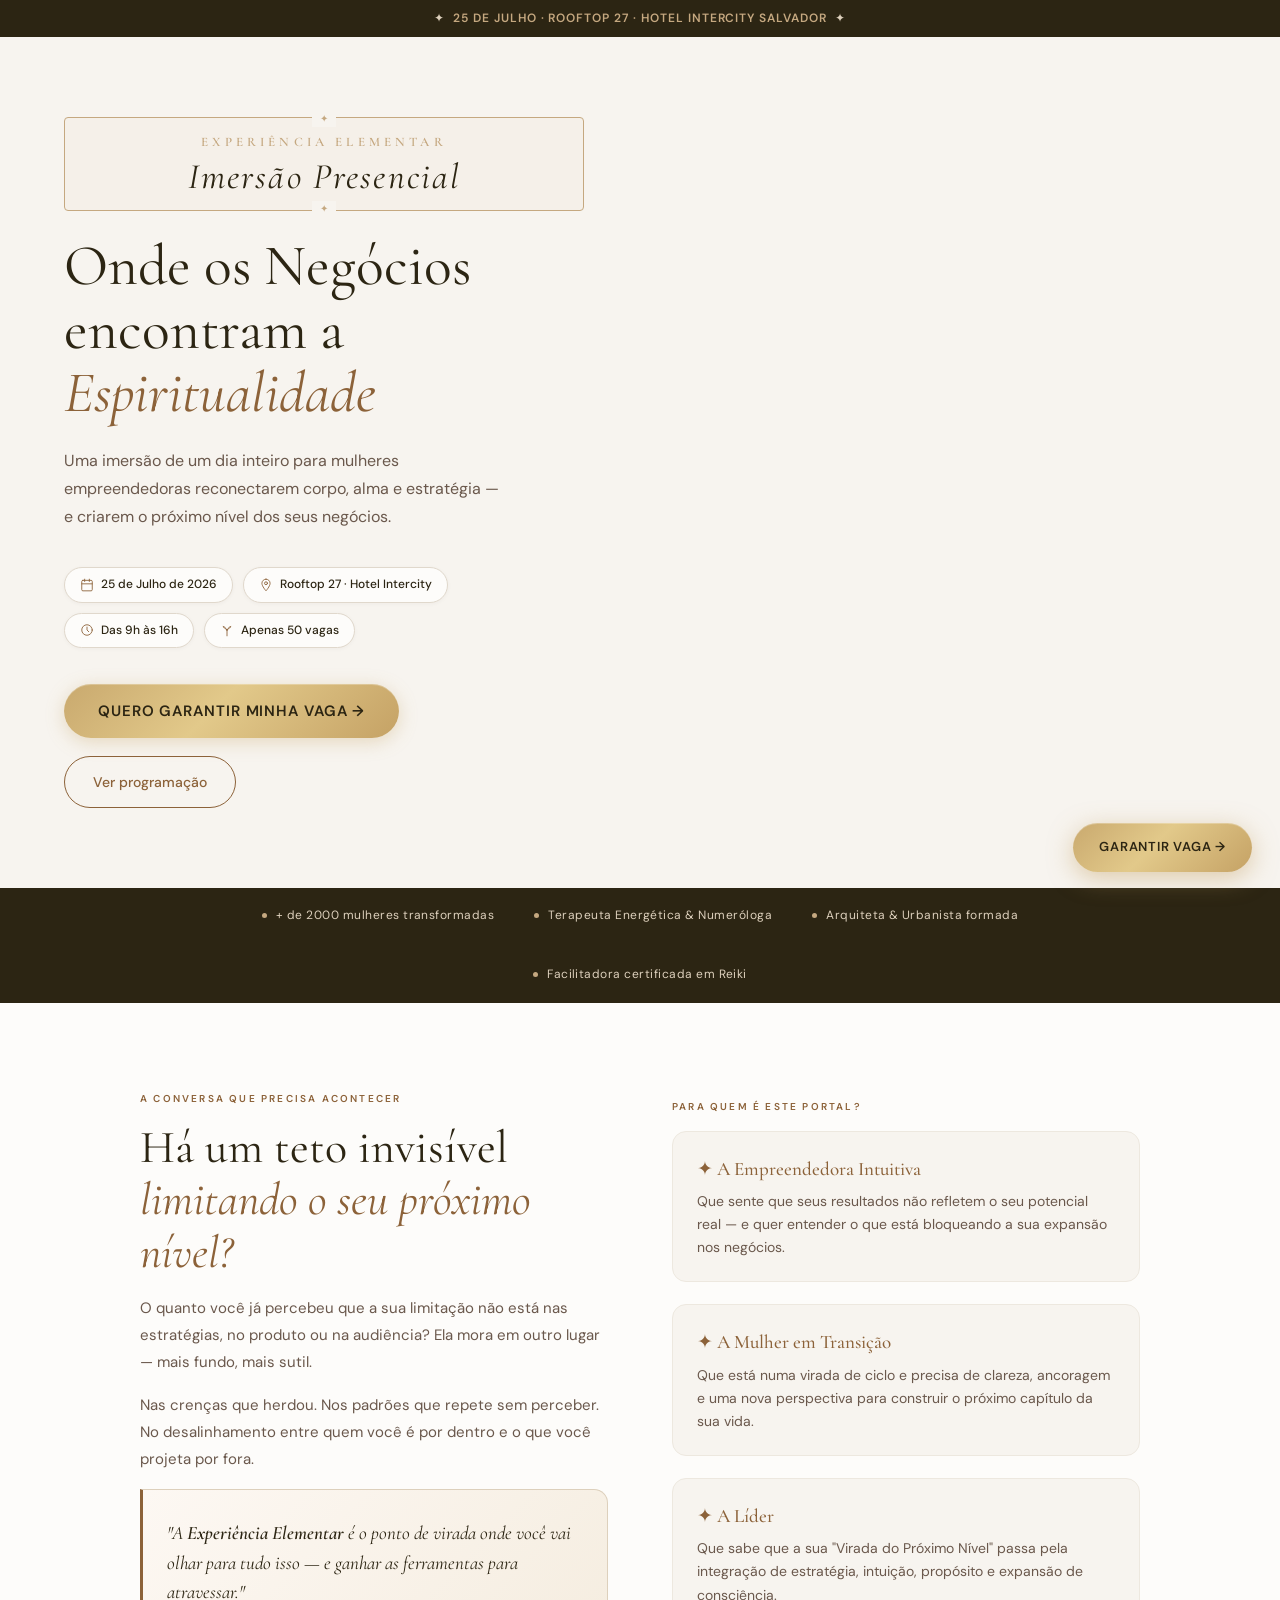
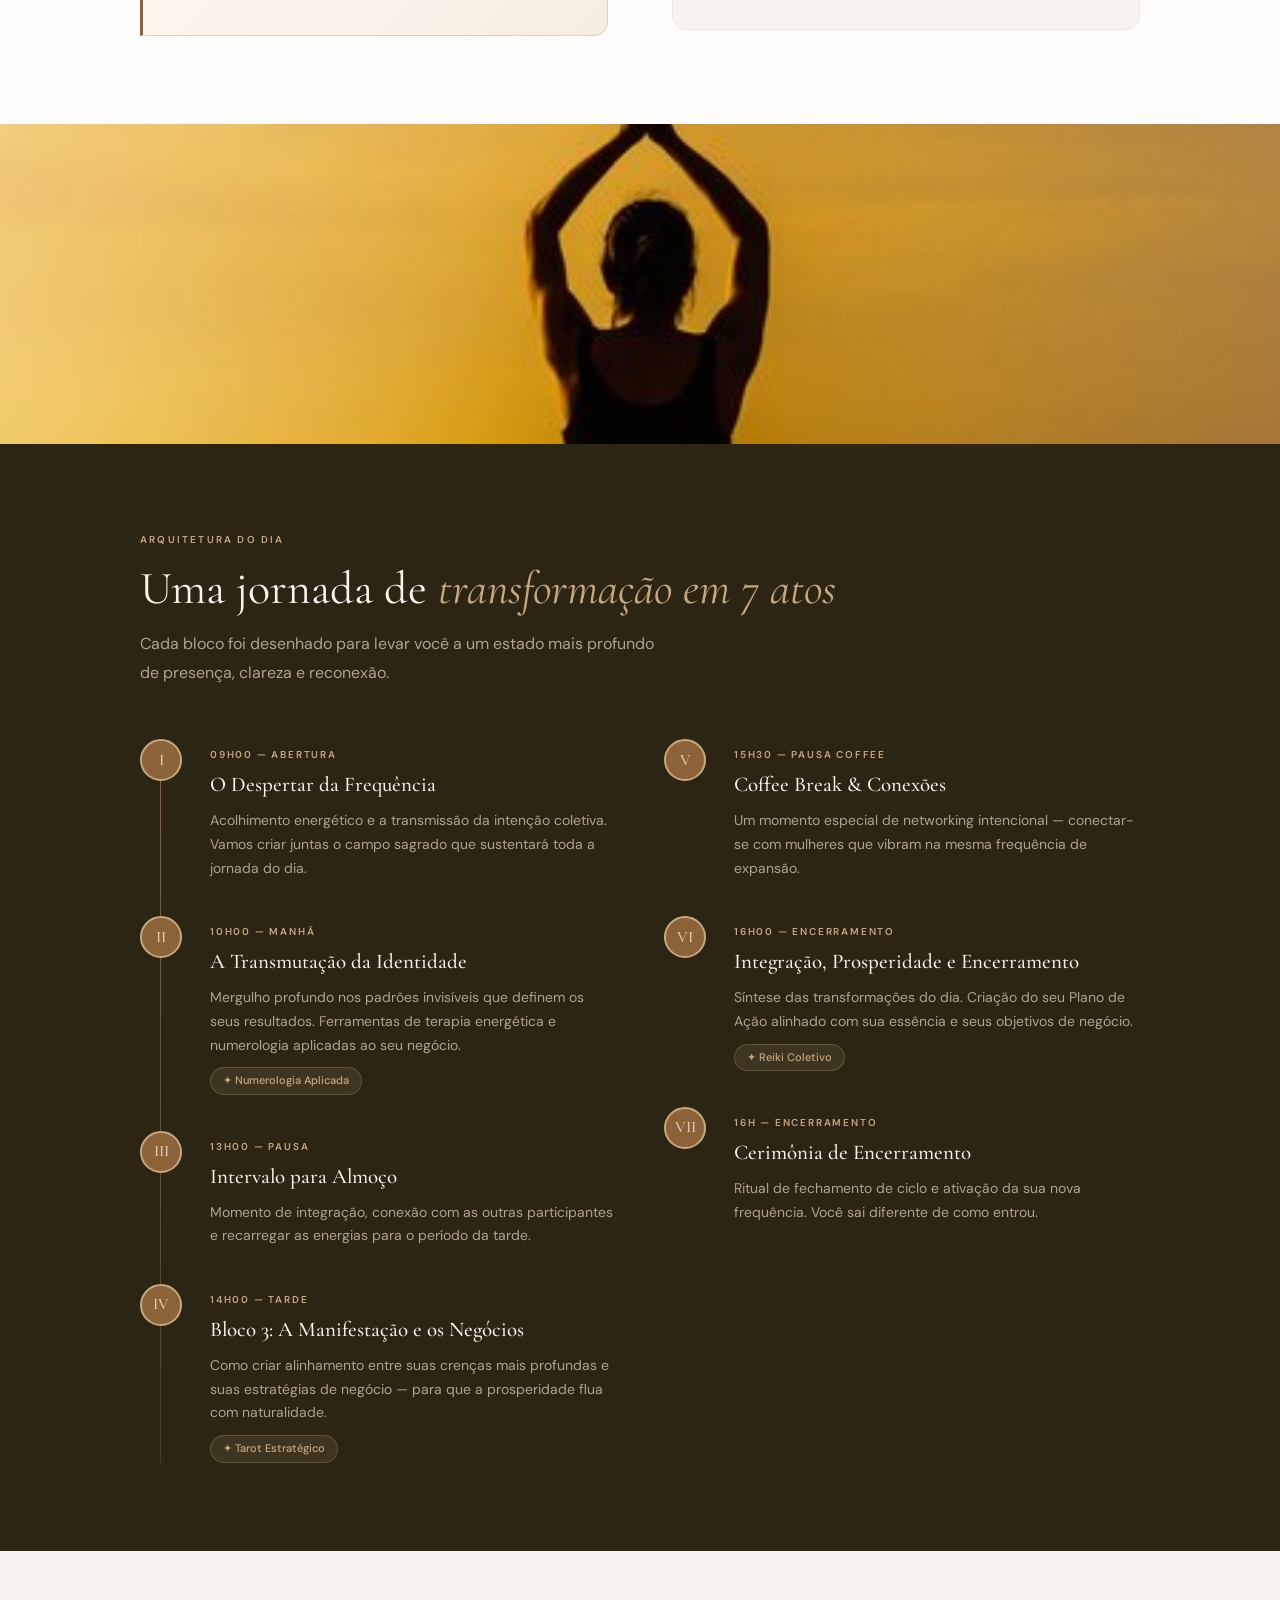
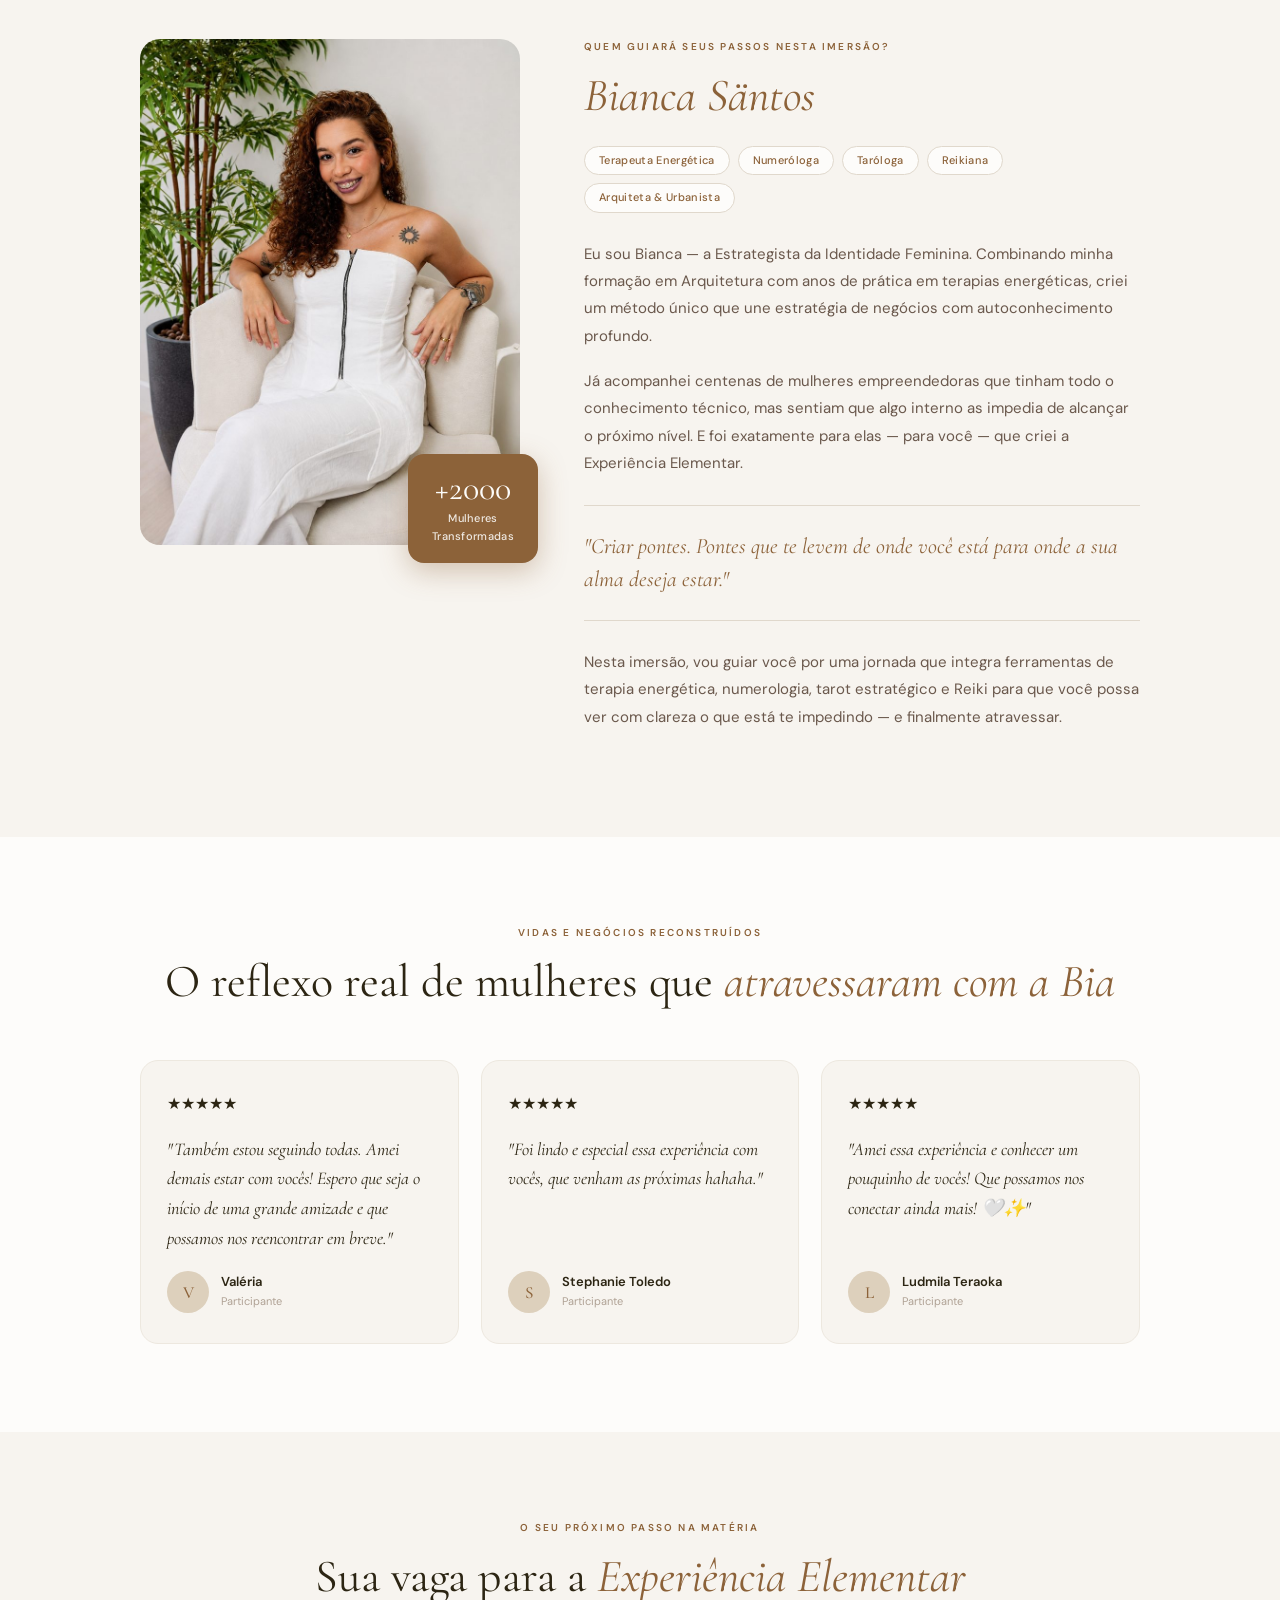
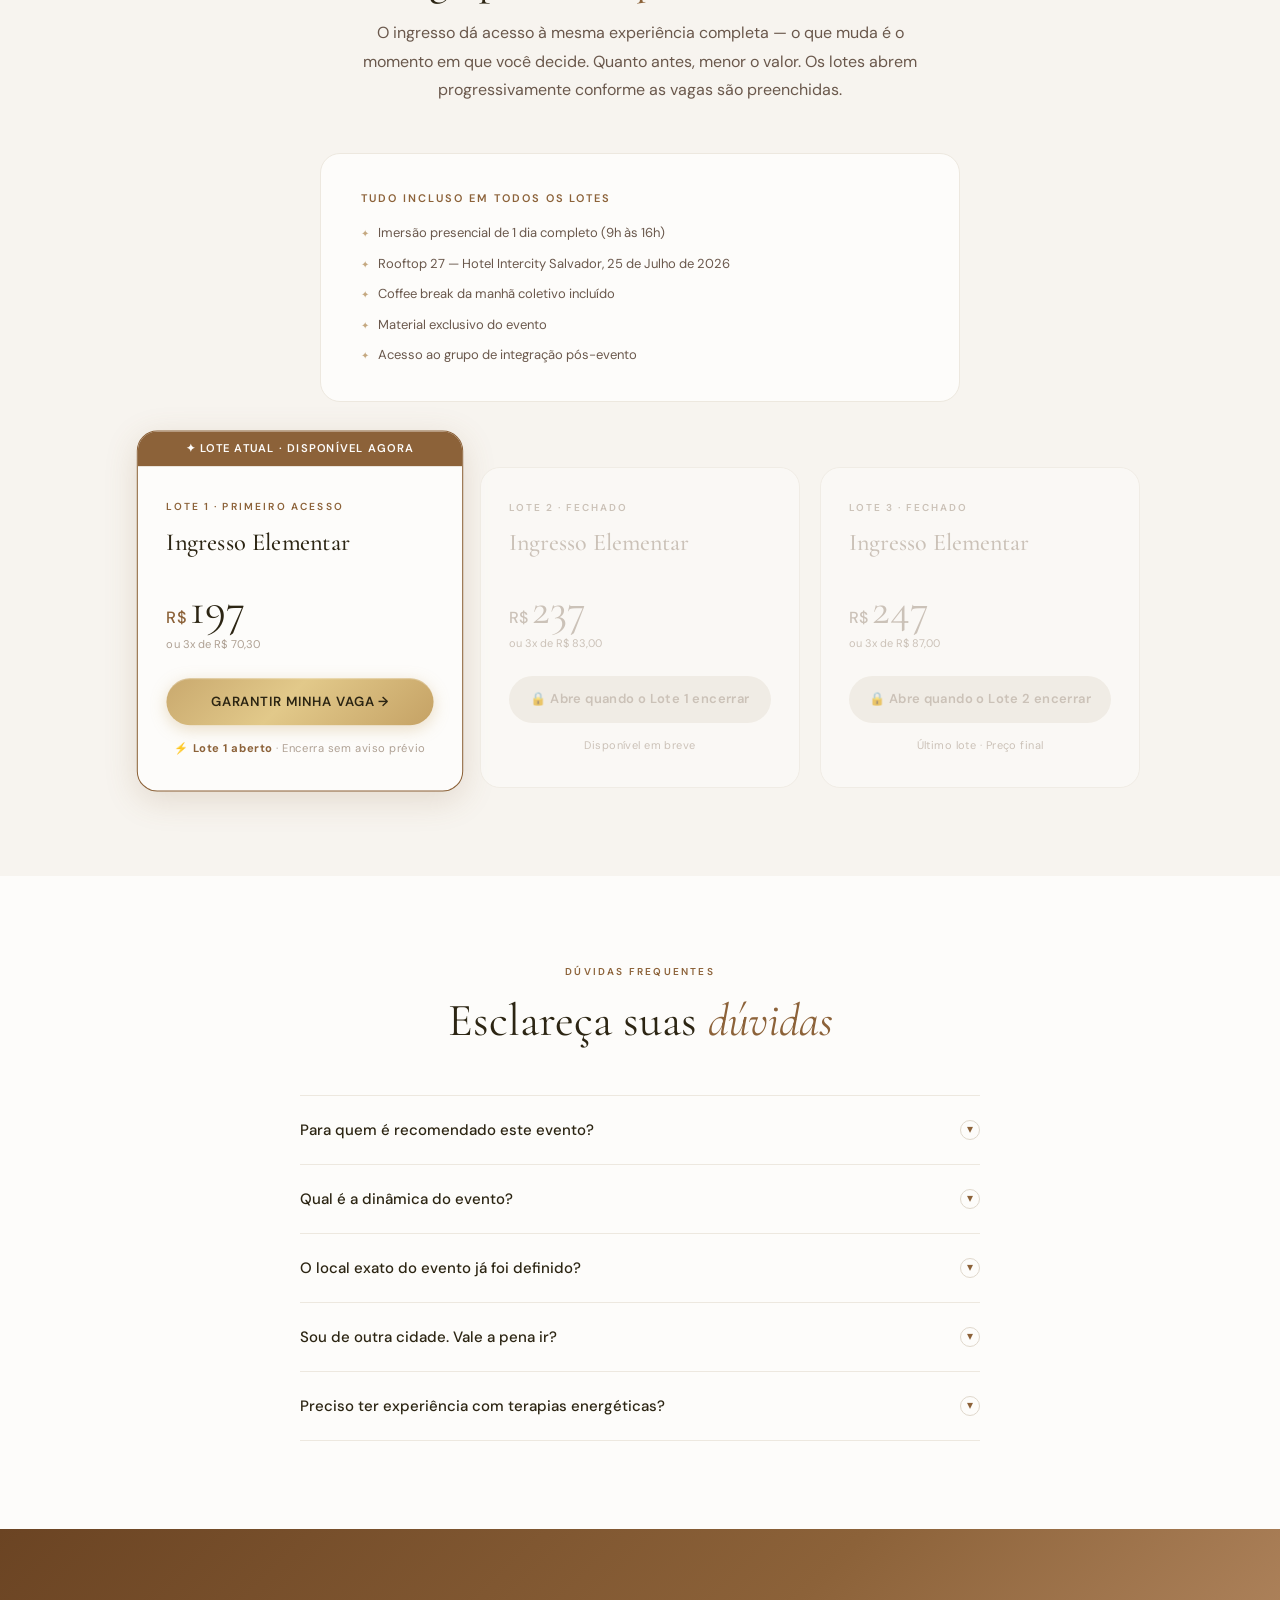
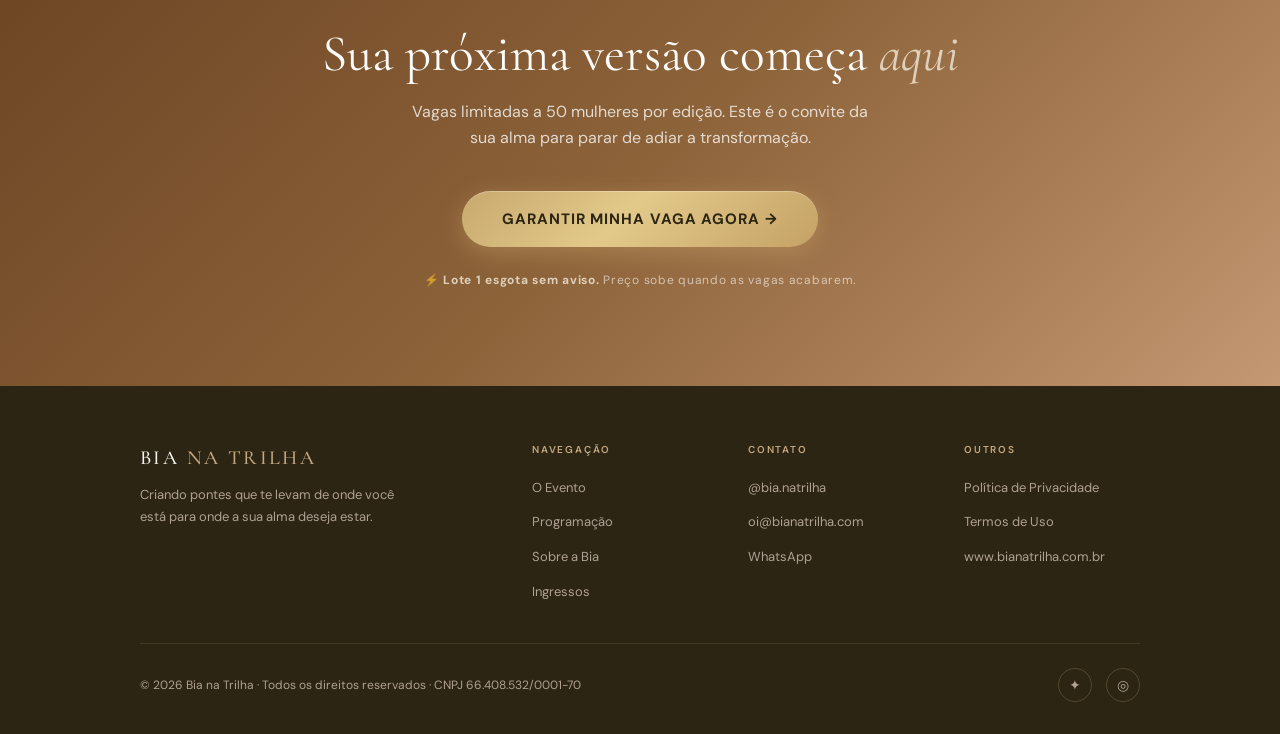
<file: index.html>
<!DOCTYPE html>
<!--
  index.html — Experiência Elementar · Landing Page
  Versão: 1.0.0
  Marca: Bia na Trilha / Bianca Säntos
  Changelog:
    1.0.0 - 2025-05-21 - feat: release inicial LP evento presencial standalone
-->
<html lang="pt-BR">
<head>
  <meta charset="UTF-8">
  <meta name="viewport" content="width=device-width, initial-scale=1.0">
  <meta name="description" content="Experiência Elementar — Imersão presencial exclusiva para mulheres que desejam conectar Negócios e Espiritualidade.">
  <title>Experiência Elementar · Bia na Trilha</title>
  <link rel="preconnect" href="https://fonts.googleapis.com">
  <link rel="preconnect" href="https://fonts.gstatic.com" crossorigin>
  <link href="https://fonts.googleapis.com/css2?family=Cormorant+Garamond:ital,wght@0,300;0,400;0,500;1,300;1,400;1,500&family=DM+Sans:opsz,wght@9..40,300;9..40,400;9..40,500;9..40,600&display=swap" rel="stylesheet">
  <style>
    *, *::before, *::after { box-sizing: border-box; margin: 0; padding: 0; }

    :root {
      --cream:       #F7F4EF;
      --cream-2:     #EDE8DF;
      --cream-3:     #E0D8CC;
      --dark:        #2C2513;
      --terra:       #8C6239;
      --terra-deep:  #6B4423;
      --terra-light: #C49872;
      --gold:        #C5A880;
      --gold-light:  #DDD0BC;
      --cacau:       #6A584C;
      --sand:        #AFA194;
      --white:       #FDFCFA;
    }

    html { scroll-behavior: smooth; }

    body {
      font-family: 'DM Sans', sans-serif;
      background: var(--cream);
      color: var(--dark);
      line-height: 1.6;
      overflow-x: hidden;
    }

    a { text-decoration: none; color: inherit; }
    img { max-width: 100%; display: block; }

    /* ===== ANNOUNCE BAR ===== */
    .announce {
      background: var(--dark);
      color: var(--gold-light);
      text-align: center;
      padding: 9px 16px;
      font-size: 12px;
      letter-spacing: 0.08em;
      font-weight: 400;
    }
    .announce strong { color: var(--gold); font-weight: 600; }

    /* ===== NAV ===== */
    nav {
      position: sticky;
      top: 0;
      z-index: 200;
      background: rgba(247,244,239,0.96);
      backdrop-filter: blur(10px);
      -webkit-backdrop-filter: blur(10px);
      border-bottom: 1px solid var(--cream-2);
      padding: 14px 24px;
    }
    .nav-inner {
      max-width: 1100px;
      margin: 0 auto;
      display: flex;
      align-items: center;
      justify-content: space-between;
    }
    .nav-logo {
      font-family: 'Cormorant Garamond', serif;
      font-size: 17px;
      font-weight: 500;
      letter-spacing: 0.14em;
      text-transform: uppercase;
      color: var(--dark);
    }
    .nav-logo span { color: var(--terra); }
    .nav-right { display: flex; align-items: center; gap: 20px; }
    .nav-links { display: flex; gap: 24px; }
    .nav-links a {
      font-size: 13px;
      color: var(--cacau);
      font-weight: 400;
      letter-spacing: 0.02em;
      transition: color .2s;
    }
    .nav-links a:hover { color: var(--terra); }
    .nav-cta {
      background: var(--terra);
      color: var(--white) !important;
      padding: 9px 22px;
      border-radius: 100px;
      font-size: 13px;
      font-weight: 600;
      letter-spacing: 0.03em;
      transition: background .2s;
    }
    .nav-cta:hover { background: var(--terra-deep) !important; color: var(--white) !important; }

    /* ===== HERO ===== */
    .hero {
      position: relative;
      min-height: 88vh;
      display: grid;
      grid-template-columns: 1fr 1fr;
      overflow: hidden;
      background: var(--cream);
    }
    .hero-content {
      position: relative;
      z-index: 2;
      display: flex;
      flex-direction: column;
      justify-content: center;
      padding: 80px 56px 80px 64px;
    }
    .hero-eyebrow {
      display: inline-flex;
      align-items: center;
      gap: 10px;
      font-size: 10px;
      font-weight: 600;
      letter-spacing: 0.22em;
      text-transform: uppercase;
      color: var(--terra);
      margin-bottom: 24px;
    }
    .hero-eyebrow::before {
      content: '';
      width: 28px; height: 1px;
      background: var(--terra);
    }
    .hero-event-name {
      display: inline-flex;
      flex-direction: column;
      align-items: center;
      margin-bottom: 24px;
      padding: 14px 28px;
      border: 1px solid var(--gold);
      border-radius: 4px;
      position: relative;
      background: rgba(197,168,128,.06);
    }
    .hero-event-name::before,
    .hero-event-name::after {
      content: '✦';
      position: absolute;
      color: var(--gold);
      font-size: 10px;
    }
    .hero-event-name::before { top: -7px; left: 50%; transform: translateX(-50%); background: var(--cream); padding: 0 8px; }
    .hero-event-name::after  { bottom: -7px; left: 50%; transform: translateX(-50%); background: var(--cream); padding: 0 8px; }
    .hero-event-name .event-title {
      font-family: 'Cormorant Garamond', serif;
      font-size: clamp(11px, 1.2vw, 13px);
      font-weight: 600;
      letter-spacing: 0.32em;
      text-transform: uppercase;
      color: var(--gold);
      margin-bottom: 4px;
    }
    .hero-event-name .event-sub {
      font-family: 'Cormorant Garamond', serif;
      font-size: clamp(24px, 2.8vw, 36px);
      font-style: italic;
      font-weight: 400;
      letter-spacing: 0.06em;
      color: var(--dark);
      line-height: 1.1;
    }
    .hero-event-name .event-line { display: none; }
    .hero h1 {
      font-family: 'Cormorant Garamond', serif;
      font-size: clamp(40px, 4.5vw, 60px);
      font-weight: 400;
      line-height: 1.1;
      color: var(--dark);
      margin-bottom: 22px;
    }
    .hero h1 em { font-style: italic; color: var(--terra); }
    .hero-sub {
      font-size: 16px;
      color: var(--cacau);
      line-height: 1.75;
      margin-bottom: 36px;
      max-width: 440px;
    }
    .hero-pills {
      display: flex;
      flex-wrap: wrap;
      gap: 10px;
      margin-bottom: 36px;
    }
    .pill {
      display: inline-flex;
      align-items: center;
      gap: 7px;
      background: var(--white);
      border: 1px solid var(--cream-3);
      border-radius: 100px;
      padding: 7px 15px;
      font-size: 12px;
      font-weight: 500;
      color: var(--dark);
      box-shadow: 0 1px 4px rgba(44,37,19,.04);
    }
    .pill-icon { display: flex; align-items: center; flex-shrink: 0; }
    .hero-cta-row { display: flex; align-items: center; gap: 18px; flex-wrap: wrap; }
    .btn-primary {
      display: inline-flex;
      align-items: center;
      gap: 10px;
      background: linear-gradient(135deg, #C9A96E 0%, #E2C98A 45%, #C5A265 100%);
      color: #2C2513;
      padding: 15px 34px;
      border-radius: 100px;
      font-weight: 600;
      font-size: 15px;
      letter-spacing: 0.06em;
      text-transform: uppercase;
      border: none;
      cursor: pointer;
      transition: all .3s;
      text-decoration: none;
      box-shadow: 0 4px 18px rgba(197,162,101,.35), inset 0 1px 0 rgba(255,255,255,.25);
    }
    .btn-primary:hover {
      background: linear-gradient(135deg, #B8943D 0%, #D4B870 45%, #B8943D 100%);
      transform: translateY(-2px);
      box-shadow: 0 10px 32px rgba(197,162,101,.5), inset 0 1px 0 rgba(255,255,255,.2);
    }
    .btn-outline {
      display: inline-flex;
      align-items: center;
      gap: 8px;
      background: transparent;
      color: var(--terra);
      padding: 14px 28px;
      border-radius: 100px;
      font-weight: 500;
      font-size: 14px;
      border: 1.5px solid var(--terra);
      cursor: pointer;
      transition: all .25s;
      text-decoration: none;
    }
    .btn-outline:hover { background: var(--terra); color: var(--white); }
    .hero-image {
      position: relative;
      overflow: hidden;
    }
    .hero-image img,
    .hero-image video {
      width: 100%;
      height: 100%;
      object-fit: cover;
      object-position: center 20%;
    }
    .hero-image::after {
      content: '';
      position: absolute;
      inset: 0;
      background: linear-gradient(90deg, var(--cream) 0%, rgba(247,244,239,.3) 40%, transparent 65%);
    }
    .hero-image::before {
      content: '';
      position: absolute;
      inset: 0;
      background: linear-gradient(0deg, var(--cream) 0%, rgba(247,244,239,.98) 2%, transparent 6%);
      z-index: 1;
    }

    /* ===== TRUST BAR ===== */
    .trust {
      background: var(--dark);
      padding: 18px 24px;
    }
    .trust-inner {
      max-width: 900px;
      margin: 0 auto;
      display: flex;
      justify-content: center;
      align-items: center;
      gap: 40px;
      flex-wrap: wrap;
    }
    .trust-item {
      display: flex;
      align-items: center;
      gap: 9px;
      font-size: 12px;
      color: var(--gold-light);
      letter-spacing: 0.04em;
    }
    .trust-dot {
      width: 5px; height: 5px;
      border-radius: 50%;
      background: var(--gold);
      flex-shrink: 0;
    }

    /* ===== GENERIC SECTION ===== */
    section { padding: 88px 24px; }
    .container { max-width: 1000px; margin: 0 auto; }
    .container-sm { max-width: 720px; margin: 0 auto; }
    .section-eyebrow {
      font-size: 10px;
      font-weight: 600;
      letter-spacing: 0.22em;
      text-transform: uppercase;
      color: var(--terra);
      margin-bottom: 14px;
    }
    .section-title {
      font-family: 'Cormorant Garamond', serif;
      font-size: clamp(30px, 3.8vw, 46px);
      font-weight: 400;
      line-height: 1.15;
      color: var(--dark);
      margin-bottom: 16px;
    }
    .section-title em { font-style: italic; color: var(--terra); }
    .section-body {
      font-size: 16px;
      color: var(--cacau);
      line-height: 1.78;
    }
    .divider {
      height: 1px;
      background: linear-gradient(90deg, transparent, var(--gold), transparent);
      border: none;
    }

    /* ===== DOR ===== */
    .dor { background: var(--white); }
    .dor-inner {
      display: grid;
      grid-template-columns: 1fr 1fr;
      gap: 64px;
      align-items: start;
    }
    .dor-text p { font-size: 15px; color: var(--cacau); line-height: 1.8; margin-bottom: 16px; }
    .dor-text strong { color: var(--dark); font-weight: 600; }
    .dor-highlight {
      background: linear-gradient(135deg, #FDF8F3 0%, #F5EDE0 100%);
      border: 1px solid var(--gold-light);
      border-left: 3px solid var(--terra);
      border-radius: 0 14px 14px 0;
      padding: 28px 28px 28px 24px;
      margin-top: 8px;
    }
    .dor-highlight p {
      font-family: 'Cormorant Garamond', serif;
      font-size: 19px;
      font-style: italic;
      color: var(--dark);
      line-height: 1.55;
      margin: 0;
    }
    .paraquem-list { list-style: none; display: flex; flex-direction: column; gap: 22px; margin-top: 16px; }
    .paraquem-item {
      padding: 22px 24px;
      background: var(--cream);
      border-radius: 14px;
      border: 1px solid var(--cream-2);
    }
    .paraquem-item h4 {
      font-family: 'Cormorant Garamond', serif;
      font-size: 19px;
      font-weight: 500;
      color: var(--terra);
      margin-bottom: 6px;
      display: flex;
      align-items: center;
      gap: 8px;
    }
    .paraquem-item p { font-size: 14px; color: var(--cacau); line-height: 1.65; }

    /* ===== DIVIDER ART ===== */
    .art-divider {
      padding: 0;
      background: var(--cream-2);
      overflow: hidden;
      height: 320px;
      display: flex;
      align-items: center;
      justify-content: center;
    }
    .art-svg { opacity: .85; }

    /* ===== PROGRAMA ===== */
    .programa { background: var(--dark); }
    .programa .section-eyebrow { color: var(--gold); }
    .programa .section-title { color: var(--cream); }
    .programa .section-title em { color: var(--gold); }
    .programa .section-body { color: var(--sand); max-width: 520px; }
    .programa-header { margin-bottom: 52px; }
    .timeline { display: flex; flex-direction: column; gap: 0; position: relative; }
    .timeline::before {
      content: '';
      position: absolute;
      left: 20px; top: 0; bottom: 0;
      width: 1px;
      background: linear-gradient(180deg, var(--terra) 0%, rgba(197,168,128,.2) 100%);
    }
    .tl-item {
      display: grid;
      grid-template-columns: 42px 1fr;
      gap: 28px;
      padding-bottom: 36px;
      position: relative;
    }
    .tl-item:last-child { padding-bottom: 0; }
    .tl-dot {
      width: 42px; height: 42px;
      border-radius: 50%;
      background: var(--terra);
      border: 2px solid var(--gold);
      display: flex;
      align-items: center;
      justify-content: center;
      flex-shrink: 0;
      font-family: 'Cormorant Garamond', serif;
      font-size: 16px;
      font-weight: 500;
      color: var(--gold-light);
      z-index: 1;
    }
    .tl-content { padding-top: 8px; }
    .tl-time {
      font-size: 10px;
      font-weight: 600;
      letter-spacing: 0.18em;
      text-transform: uppercase;
      color: var(--gold);
      margin-bottom: 5px;
    }
    .tl-title {
      font-family: 'Cormorant Garamond', serif;
      font-size: 21px;
      font-weight: 500;
      color: var(--cream);
      margin-bottom: 7px;
    }
    .tl-desc { font-size: 14px; color: var(--sand); line-height: 1.7; }
    .tl-tag {
      display: inline-flex;
      align-items: center;
      gap: 6px;
      background: rgba(197,168,128,.12);
      border: 1px solid rgba(197,168,128,.25);
      border-radius: 100px;
      padding: 4px 12px;
      font-size: 11px;
      color: var(--gold);
      margin-top: 10px;
      font-weight: 500;
    }
    .timeline-cols {
      display: grid;
      grid-template-columns: 1fr 1fr;
      gap: 24px 48px;
    }

    /* ===== SOBRE ===== */
    .sobre { background: var(--cream); }
    .sobre-grid {
      display: grid;
      grid-template-columns: 380px 1fr;
      gap: 64px;
      align-items: start;
    }
    .sobre-photo-wrap { position: relative; }
    .sobre-photo {
      border-radius: 20px;
      overflow: hidden;
      aspect-ratio: 3/4;
    }
    .sobre-photo img {
      width: 100%; height: 100%;
      object-fit: cover;
      object-position: center top;
    }
    .sobre-badge {
      position: absolute;
      bottom: -18px; right: -18px;
      background: var(--terra);
      color: var(--white);
      border-radius: 16px;
      padding: 18px 22px;
      box-shadow: 0 8px 28px rgba(140,98,57,.35);
      text-align: center;
      min-width: 130px;
    }
    .badge-num {
      font-family: 'Cormorant Garamond', serif;
      font-size: 34px;
      font-weight: 400;
      line-height: 1;
      margin-bottom: 4px;
    }
    .badge-label { font-size: 11px; font-weight: 500; opacity: .88; letter-spacing: .03em; }
    .sobre-credentials { display: flex; flex-wrap: wrap; gap: 8px; margin: 24px 0 28px; }
    .cred {
      background: var(--white);
      border: 1px solid var(--cream-3);
      border-radius: 100px;
      padding: 5px 14px;
      font-size: 11px;
      font-weight: 500;
      color: var(--terra);
      letter-spacing: .03em;
    }
    .sobre-p { font-size: 15px; color: var(--cacau); line-height: 1.82; margin-bottom: 18px; }
    .sobre-quote {
      font-family: 'Cormorant Garamond', serif;
      font-size: 22px;
      font-style: italic;
      color: var(--terra);
      line-height: 1.5;
      padding: 24px 0;
      border-top: 1px solid var(--cream-3);
      border-bottom: 1px solid var(--cream-3);
      margin: 28px 0;
    }

    /* ===== DEPOIMENTOS ===== */
    .depoimentos { background: var(--white); }
    .dep-grid {
      display: grid;
      grid-template-columns: repeat(3, 1fr);
      gap: 22px;
      margin-top: 52px;
    }
    .dep-card {
      background: var(--cream);
      border: 1px solid var(--cream-2);
      border-radius: 18px;
      padding: 30px 26px;
      display: flex;
      flex-direction: column;
      gap: 18px;
    }
    .dep-stars { display: flex; gap: 3px; }
    .dep-star { color: var(--gold); font-size: 14px; }
    .dep-text {
      font-family: 'Cormorant Garamond', serif;
      font-size: 18px;
      font-style: italic;
      color: var(--dark);
      line-height: 1.65;
      flex: 1;
    }
    .dep-author { display: flex; align-items: center; gap: 12px; }
    .dep-avatar {
      width: 42px; height: 42px;
      border-radius: 50%;
      background: var(--gold-light);
      display: flex; align-items: center; justify-content: center;
      font-family: 'Cormorant Garamond', serif;
      font-size: 17px;
      color: var(--terra);
      font-weight: 500;
      flex-shrink: 0;
    }
    .dep-name { font-size: 13px; font-weight: 600; color: var(--dark); line-height: 1.3; }
    .dep-role { font-size: 11px; color: var(--sand); margin-top: 2px; }

    /* ===== PREÇOS ===== */
    .precos { background: var(--cream); }
    .precos .section-body { max-width: 540px; }
    .precos-grid {
      display: grid;
      grid-template-columns: repeat(3, 1fr);
      gap: 20px;
      margin-top: 52px;
      align-items: end;
    }
    .preco-card {
      background: var(--white);
      border: 1px solid var(--cream-2);
      border-radius: 20px;
      overflow: hidden;
      transition: transform .25s, box-shadow .25s;
    }
    .preco-card:hover { transform: translateY(-4px); box-shadow: 0 16px 44px rgba(44,37,19,.1); }
    .preco-card.destaque {
      border-color: var(--terra);
      box-shadow: 0 8px 32px rgba(140,98,57,.18);
      transform: scale(1.02);
    }
    .preco-card.destaque:hover { transform: scale(1.02) translateY(-4px); }
    .preco-badge-top {
      background: var(--terra);
      color: var(--white);
      text-align: center;
      padding: 8px;
      font-size: 11px;
      font-weight: 600;
      letter-spacing: .1em;
      text-transform: uppercase;
    }
    .preco-body { padding: 32px 28px; }
    .preco-lote {
      font-size: 10px;
      font-weight: 600;
      letter-spacing: .2em;
      text-transform: uppercase;
      color: var(--terra);
      margin-bottom: 8px;
    }
    .preco-nome {
      font-family: 'Cormorant Garamond', serif;
      font-size: 24px;
      font-weight: 500;
      color: var(--dark);
      margin-bottom: 20px;
    }
    .preco-features { list-style: none; display: flex; flex-direction: column; gap: 11px; margin-bottom: 28px; }
    .preco-features li {
      display: flex;
      align-items: flex-start;
      gap: 9px;
      font-size: 13px;
      color: var(--cacau);
      line-height: 1.5;
    }
    .preco-features li::before {
      content: '✦';
      color: var(--gold);
      font-size: 10px;
      margin-top: 3px;
      flex-shrink: 0;
    }
    .preco-valor { margin-bottom: 24px; }
    .preco-de { font-size: 12px; color: var(--sand); text-decoration: line-through; margin-bottom: 2px; }
    .preco-por { display: flex; align-items: baseline; gap: 4px; }
    .preco-rs { font-size: 16px; font-weight: 500; color: var(--terra); }
    .preco-num {
      font-family: 'Cormorant Garamond', serif;
      font-size: 44px;
      font-weight: 400;
      color: var(--dark);
      line-height: 1;
    }
    .preco-parcelas { font-size: 11px; color: var(--sand); margin-top: 4px; }
    .btn-preco {
      width: 100%;
      padding: 13px;
      border-radius: 100px;
      font-size: 13px;
      font-weight: 600;
      border: none;
      cursor: pointer;
      transition: all .2s;
      letter-spacing: .03em;
      text-align: center;
      display: block;
      text-decoration: none;
    }
    .btn-preco-primary {
      background: linear-gradient(135deg, #C9A96E 0%, #E2C98A 45%, #C5A265 100%);
      color: #2C2513;
      letter-spacing: .06em;
      text-transform: uppercase;
      box-shadow: 0 4px 16px rgba(197,162,101,.35), inset 0 1px 0 rgba(255,255,255,.25);
    }
    .btn-preco-primary:hover {
      background: linear-gradient(135deg, #B8943D 0%, #D4B870 45%, #B8943D 100%);
      box-shadow: 0 8px 24px rgba(197,162,101,.5);
      transform: translateY(-1px);
    }
    .btn-preco-outline {
      background: transparent;
      color: var(--terra);
      border: 1.5px solid var(--gold);
      letter-spacing: .04em;
    }
    .btn-preco-outline:hover {
      background: linear-gradient(135deg, #C9A96E 0%, #E2C98A 45%, #C5A265 100%);
      color: #2C2513;
      border-color: transparent;
      box-shadow: 0 6px 20px rgba(197,162,101,.4);
    }
    .preco-vagas {
      text-align: center;
      font-size: 11px;
      color: var(--sand);
      margin-top: 12px;
      letter-spacing: .04em;
    }
    .preco-vagas strong { color: var(--terra); }

    /* ===== GARANTIA ===== */
    .garantia { background: var(--dark); padding: 60px 24px; }
    .garantia-inner {
      max-width: 700px;
      margin: 0 auto;
      text-align: center;
    }
    .garantia-icon {
      width: 72px; height: 72px;
      border: 2px solid var(--gold);
      border-radius: 50%;
      display: flex; align-items: center; justify-content: center;
      margin: 0 auto 24px;
      font-size: 30px;
    }
    .garantia h3 {
      font-family: 'Cormorant Garamond', serif;
      font-size: 30px;
      font-weight: 400;
      color: var(--cream);
      margin-bottom: 14px;
    }
    .garantia p { font-size: 15px; color: var(--sand); line-height: 1.75; }

    /* ===== FAQ ===== */
    .faq { background: var(--white); }
    .faq-list { max-width: 680px; margin: 48px auto 0; display: flex; flex-direction: column; gap: 0; }
    .faq-item { border-bottom: 1px solid var(--cream-2); }
    .faq-item:first-child { border-top: 1px solid var(--cream-2); }
    .faq-q {
      display: flex;
      justify-content: space-between;
      align-items: center;
      gap: 16px;
      padding: 22px 0;
      cursor: pointer;
      font-size: 15px;
      font-weight: 500;
      color: var(--dark);
      list-style: none;
      user-select: none;
    }
    .faq-q::-webkit-details-marker { display: none; }
    .faq-chevron {
      flex-shrink: 0;
      width: 20px; height: 20px;
      border: 1.5px solid var(--cream-3);
      border-radius: 50%;
      display: flex; align-items: center; justify-content: center;
      font-size: 12px;
      color: var(--terra);
      transition: transform .25s;
    }
    details[open] .faq-chevron { transform: rotate(180deg); }
    .faq-a { padding: 0 0 22px 0; font-size: 14px; color: var(--cacau); line-height: 1.78; }

    /* ===== CTA FINAL ===== */
    .cta-final {
      background: linear-gradient(135deg, var(--terra-deep) 0%, var(--terra) 50%, var(--terra-light) 100%);
      padding: 96px 24px;
      text-align: center;
    }
    .cta-final h2 {
      font-family: 'Cormorant Garamond', serif;
      font-size: clamp(32px, 4vw, 52px);
      font-weight: 400;
      color: var(--white);
      margin-bottom: 16px;
      line-height: 1.15;
    }
    .cta-final h2 em { font-style: italic; color: var(--gold-light); }
    .cta-final p { font-size: 16px; color: rgba(253,252,250,.78); margin-bottom: 40px; max-width: 480px; margin-left: auto; margin-right: auto; }
    .btn-cta-final {
      display: inline-flex;
      align-items: center;
      gap: 10px;
      background: linear-gradient(135deg, #C9A96E 0%, #E2C98A 45%, #C5A265 100%);
      color: #2C2513;
      padding: 16px 40px;
      border-radius: 100px;
      font-weight: 700;
      font-size: 15px;
      letter-spacing: .06em;
      text-transform: uppercase;
      transition: all .25s;
      text-decoration: none;
      box-shadow: 0 6px 24px rgba(197,162,101,.45), inset 0 1px 0 rgba(255,255,255,.25);
    }
    .btn-cta-final:hover { background: linear-gradient(135deg, #B8943D 0%, #D4B870 45%, #B8943D 100%); transform: translateY(-3px); box-shadow: 0 14px 40px rgba(197,162,101,.55); }
    .cta-urgencia {
      margin-top: 24px;
      font-size: 12px;
      color: rgba(253,252,250,.6);
      letter-spacing: .06em;
    }
    .cta-urgencia strong { color: var(--gold-light); }

    /* ===== FOOTER ===== */
    footer {
      background: var(--dark);
      padding: 56px 24px 32px;
    }
    .footer-top {
      max-width: 1000px;
      margin: 0 auto 40px;
      display: grid;
      grid-template-columns: 2fr 1fr 1fr 1fr;
      gap: 40px;
    }
    .footer-brand h3 {
      font-family: 'Cormorant Garamond', serif;
      font-size: 20px;
      font-weight: 500;
      letter-spacing: .12em;
      text-transform: uppercase;
      color: var(--cream);
      margin-bottom: 10px;
    }
    .footer-brand h3 span { color: var(--gold); }
    .footer-brand p { font-size: 13px; color: var(--sand); line-height: 1.7; max-width: 260px; }
    .footer-col h4 {
      font-size: 10px;
      font-weight: 600;
      letter-spacing: .18em;
      text-transform: uppercase;
      color: var(--gold);
      margin-bottom: 16px;
    }
    .footer-col ul { list-style: none; display: flex; flex-direction: column; gap: 9px; }
    .footer-col ul li a { font-size: 13px; color: var(--sand); transition: color .2s; }
    .footer-col ul li a:hover { color: var(--gold-light); }
    .footer-bottom {
      max-width: 1000px;
      margin: 0 auto;
      padding-top: 24px;
      border-top: 1px solid rgba(197,168,128,.15);
      display: flex;
      justify-content: space-between;
      align-items: center;
      gap: 16px;
      flex-wrap: wrap;
    }
    .footer-bottom p { font-size: 12px; color: var(--sand); }
    .footer-social { display: flex; gap: 14px; }
    .footer-social a {
      width: 34px; height: 34px;
      border: 1px solid rgba(197,168,128,.25);
      border-radius: 50%;
      display: flex; align-items: center; justify-content: center;
      font-size: 14px;
      color: var(--sand);
      transition: all .2s;
    }
    .footer-social a:hover { border-color: var(--gold); color: var(--gold-light); }

    /* ===== FLOATING CTA ===== */
    .floating-cta {
      position: fixed;
      bottom: 28px; right: 28px;
      z-index: 999;
      background: linear-gradient(135deg, #C9A96E 0%, #E2C98A 45%, #C5A265 100%);
      color: #2C2513;
      padding: 14px 26px;
      border-radius: 100px;
      font-weight: 600;
      font-size: 13px;
      letter-spacing: .06em;
      text-transform: uppercase;
      box-shadow: 0 6px 24px rgba(197,162,101,.5), inset 0 1px 0 rgba(255,255,255,.25);
      transition: all .25s;
      text-decoration: none;
      display: flex;
      align-items: center;
      gap: 8px;
    }
    .floating-cta:hover { background: linear-gradient(135deg, #B8943D 0%, #D4B870 45%, #B8943D 100%); transform: translateY(-3px); box-shadow: 0 12px 36px rgba(197,162,101,.6); }

    /* ===== RESPONSIVE ===== */
    @media (max-width: 900px) {
      .hero { grid-template-columns: 1fr; min-height: auto; }
      .hero-image { height: 480px; order: -1; }
      .hero-content { padding: 0px 24px 40px; margin-top: -60px; position: relative; z-index: 3; }
      .hero-image::after { background: linear-gradient(180deg, transparent 40%, rgba(247,244,239,.6) 65%, var(--cream) 100%); }
      .dor-inner { grid-template-columns: 1fr; gap: 40px; }
      .timeline-cols { grid-template-columns: 1fr; }
      .sobre-grid { grid-template-columns: 1fr; }
      .sobre-photo-wrap { max-width: 340px; }
      .sobre-badge { bottom: -14px; right: -10px; }
      .dep-grid { grid-template-columns: 1fr; }
      .precos-grid { grid-template-columns: 1fr; }
      .preco-card.destaque { transform: scale(1); }
      .footer-top { grid-template-columns: 1fr 1fr; }
      nav .nav-links { display: none; }
    }
    @media (max-width: 600px) {
      section { padding: 64px 20px; }
      .hero-content { padding: 0px 20px 36px; margin-top: -60px; }
      .footer-top { grid-template-columns: 1fr; }
      .footer-bottom { flex-direction: column; text-align: center; }
      .floating-cta { bottom: 20px; right: 20px; padding: 12px 20px; font-size: 12px; }
    }
  </style>
</head>
<body>

<!-- ANNOUNCE BAR -->
<div class="announce">
  ✦ &nbsp;<strong>25 DE JULHO · ROOFTOP 27 · HOTEL INTERCITY SALVADOR</strong>&nbsp; ✦
</div>



<!-- HERO -->
<section class="hero" style="padding:0; background:var(--cream);">
  <div class="hero-content">
    <div class="hero-event-name">
      <span class="event-title">Experiência Elementar</span>
      <span class="event-sub">Imersão Presencial</span>
    </div>
    <h1>Onde os Negócios encontram a <em>Espiritualidade</em></h1>
    <p class="hero-sub">Uma imersão de um dia inteiro para mulheres empreendedoras reconectarem corpo, alma e estratégia — e criarem o próximo nível dos seus negócios.</p>
    <div class="hero-pills">
      <span class="pill"><span class="pill-icon"><svg width="14" height="14" viewBox="0 0 24 24" fill="none" stroke="#8C6239" stroke-width="1.5" stroke-linecap="round" stroke-linejoin="round"><rect x="3" y="4" width="18" height="18" rx="2"/><line x1="16" y1="2" x2="16" y2="6"/><line x1="8" y1="2" x2="8" y2="6"/><line x1="3" y1="10" x2="21" y2="10"/></svg></span> 25 de Julho de 2026</span>
      <span class="pill"><span class="pill-icon"><svg width="14" height="14" viewBox="0 0 24 24" fill="none" stroke="#8C6239" stroke-width="1.5" stroke-linecap="round" stroke-linejoin="round"><path d="M12 2C8.13 2 5 5.13 5 9c0 5.25 7 13 7 13s7-7.75 7-13c0-3.87-3.13-7-7-7z"/><circle cx="12" cy="9" r="2.5"/></svg></span> Rooftop 27 · Hotel Intercity</span>
      <span class="pill"><span class="pill-icon"><svg width="14" height="14" viewBox="0 0 24 24" fill="none" stroke="#8C6239" stroke-width="1.5" stroke-linecap="round" stroke-linejoin="round"><circle cx="12" cy="12" r="9"/><polyline points="12 7 12 12 15 15"/></svg></span> Das 9h às 16h</span>
      <span class="pill"><span class="pill-icon"><svg width="14" height="14" viewBox="0 0 24 24" fill="none" stroke="#8C6239" stroke-width="1.5" stroke-linecap="round" stroke-linejoin="round"><path d="M12 22V12"/><path d="M12 12C12 12 8 9 5 6c4 0 7 6 7 6z"/><path d="M12 12C12 12 16 9 19 6c-4 0-7 6-7 6z"/></svg></span> Apenas 50 vagas</span>
    </div>
    <div class="hero-cta-row">
      <a href="https://chk.eduzz.com/G92K8KR4WE" class="btn-primary">Quero garantir minha vaga →</a>
      <a href="#programa" class="btn-outline">Ver programação</a>
    </div>
  </div>
  <div class="hero-image">
    <video autoplay muted loop playsinline poster="" style="width:100%;height:100%;object-fit:cover;object-position:center 20%;">
      <source src="https://res.cloudinary.com/dbzqk5wif/video/upload/video_aprimorado_ezrosa.mp4" type="video/mp4">
    </video>
  </div>
</section>

<!-- TRUST BAR -->
<div class="trust">
  <div class="trust-inner">
    <div class="trust-item"><span class="trust-dot"></span> + de 2000 mulheres transformadas</div>
    <div class="trust-item"><span class="trust-dot"></span> Terapeuta Energética & Numeróloga</div>
    <div class="trust-item"><span class="trust-dot"></span> Arquiteta & Urbanista formada</div>
    <div class="trust-item"><span class="trust-dot"></span> Facilitadora certificada em Reiki</div>
  </div>
</div>

<!-- DOR -->
<section class="dor" id="sobre-evento">
  <div class="container">
    <div class="dor-inner">
      <div class="dor-text">
        <div class="section-eyebrow">A Conversa que precisa acontecer</div>
        <h2 class="section-title">Há um teto invisível <em>limitando o seu próximo nível?</em></h2>
        <p>O quanto você já percebeu que a sua limitação não está nas estratégias, no produto ou na audiência? Ela mora em outro lugar — mais fundo, mais sutil.</p>
        <p>Nas crenças que herdou. Nos padrões que repete sem perceber. No desalinhamento entre quem você é por dentro e o que você projeta por fora.</p>
        <div class="dor-highlight">
          <p>"A <strong>Experiência Elementar</strong> é o ponto de virada onde você vai olhar para tudo isso — e ganhar as ferramentas para atravessar."</p>
        </div>
      </div>
      <div>
        <div class="section-eyebrow" style="margin-top:8px;">Para quem é este portal?</div>
        <ul class="paraquem-list">
          <li class="paraquem-item">
            <h4>✦ A Empreendedora Intuitiva</h4>
            <p>Que sente que seus resultados não refletem o seu potencial real — e quer entender o que está bloqueando a sua expansão nos negócios.</p>
          </li>
          <li class="paraquem-item">
            <h4>✦ A Mulher em Transição</h4>
            <p>Que está numa virada de ciclo e precisa de clareza, ancoragem e uma nova perspectiva para construir o próximo capítulo da sua vida.</p>
          </li>
          <li class="paraquem-item">
            <h4>✦ A Líder</h4>
            <p>Que sabe que a sua "Virada do Próximo Nível" passa pela integração de estratégia, intuição, propósito e expansão de consciência.</p>
          </li>
        </ul>
      </div>
    </div>
  </div>
</section>

<!-- DIVIDER ART -->
<div class="art-divider" style="padding:0;height:320px;overflow:hidden;position:relative;">
  <img src="[data-uri]" alt="Meditação" style="width:100%;height:100%;object-fit:cover;object-position:center 30%;">
  <div style="position:absolute;inset:0;background:linear-gradient(90deg,rgba(247,244,239,.15) 0%,transparent 40%,transparent 60%,rgba(247,244,239,.15) 100%);"></div>
</div>

<!-- PROGRAMAÇÃO -->
<section class="programa" id="programa">
  <div class="container">
    <div class="programa-header">
      <div class="section-eyebrow">Arquitetura do Dia</div>
      <h2 class="section-title">Uma jornada de <em>transformação em 7 atos</em></h2>
      <p class="section-body">Cada bloco foi desenhado para levar você a um estado mais profundo de presença, clareza e reconexão.</p>
    </div>
    <div class="timeline timeline-cols">
      <div>
        <div class="tl-item">
          <div class="tl-dot">I</div>
          <div class="tl-content">
            <div class="tl-time">09h00 — Abertura</div>
            <div class="tl-title">O Despertar da Frequência</div>
            <div class="tl-desc">Acolhimento energético e a transmissão da intenção coletiva. Vamos criar juntas o campo sagrado que sustentará toda a jornada do dia.</div>
          </div>
        </div>
        <div class="tl-item">
          <div class="tl-dot">II</div>
          <div class="tl-content">
            <div class="tl-time">10h00 — Manhã</div>
            <div class="tl-title">A Transmutação da Identidade</div>
            <div class="tl-desc">Mergulho profundo nos padrões invisíveis que definem os seus resultados. Ferramentas de terapia energética e numerologia aplicadas ao seu negócio.</div>
            <span class="tl-tag">✦ Numerologia Aplicada</span>
          </div>
        </div>
        <div class="tl-item">
          <div class="tl-dot">III</div>
          <div class="tl-content">
            <div class="tl-time">13h00 — Pausa</div>
            <div class="tl-title">Intervalo para Almoço</div>
            <div class="tl-desc">Momento de integração, conexão com as outras participantes e recarregar as energias para o período da tarde.</div>
          </div>
        </div>
        <div class="tl-item">
          <div class="tl-dot">IV</div>
          <div class="tl-content">
            <div class="tl-time">14h00 — Tarde</div>
            <div class="tl-title">Bloco 3: A Manifestação e os Negócios</div>
            <div class="tl-desc">Como criar alinhamento entre suas crenças mais profundas e suas estratégias de negócio — para que a prosperidade flua com naturalidade.</div>
            <span class="tl-tag">✦ Tarot Estratégico</span>
          </div>
        </div>
      </div>
      <div>
        <div class="tl-item">
          <div class="tl-dot">V</div>
          <div class="tl-content">
            <div class="tl-time">15h30 — Pausa Coffee</div>
            <div class="tl-title">Coffee Break & Conexões</div>
            <div class="tl-desc">Um momento especial de networking intencional — conectar-se com mulheres que vibram na mesma frequência de expansão.</div>
          </div>
        </div>
        <div class="tl-item">
          <div class="tl-dot">VI</div>
          <div class="tl-content">
            <div class="tl-time">16h00 — Encerramento</div>
            <div class="tl-title">Integração, Prosperidade e Encerramento</div>
            <div class="tl-desc">Síntese das transformações do dia. Criação do seu Plano de Ação alinhado com sua essência e seus objetivos de negócio.</div>
            <span class="tl-tag">✦ Reiki Coletivo</span>
          </div>
        </div>
        <div class="tl-item">
          <div class="tl-dot">VII</div>
          <div class="tl-content">
            <div class="tl-time">16h — Encerramento</div>
            <div class="tl-title">Cerimônia de Encerramento</div>
            <div class="tl-desc">Ritual de fechamento de ciclo e ativação da sua nova frequência. Você sai diferente de como entrou.</div>
          </div>
        </div>
      </div>
    </div>
  </div>
</section>

<!-- SOBRE BIA -->
<section class="sobre" id="sobre-bia">
  <div class="container">
    <div class="sobre-grid">
      <div class="sobre-photo-wrap">
        <div class="sobre-photo">
          <img src="[data-uri]" alt="Bianca Säntos — Bia na Trilha">
        </div>
        <div class="sobre-badge">
          <div class="badge-num">+2000</div>
          <div class="badge-label">Mulheres<br>Transformadas</div>
        </div>
      </div>
      <div>
        <div class="section-eyebrow">Quem guiará seus passos nesta imersão?</div>
        <h2 class="section-title"><em>Bianca Säntos</em></h2>
        <div class="sobre-credentials">
          <span class="cred">Terapeuta Energética</span>
          <span class="cred">Numeróloga</span>
          <span class="cred">Taróloga</span>
          <span class="cred">Reikiana</span>
          <span class="cred">Arquiteta & Urbanista</span>
        </div>
        <p class="sobre-p">Eu sou Bianca — a Estrategista da Identidade Feminina. Combinando minha formação em Arquitetura com anos de prática em terapias energéticas, criei um método único que une estratégia de negócios com autoconhecimento profundo.</p>
        <p class="sobre-p">Já acompanhei centenas de mulheres empreendedoras que tinham todo o conhecimento técnico, mas sentiam que algo interno as impedia de alcançar o próximo nível. E foi exatamente para elas — para você — que criei a Experiência Elementar.</p>
        <div class="sobre-quote">"Criar pontes. Pontes que te levem de onde você está para onde a sua alma deseja estar."</div>
        <p class="sobre-p">Nesta imersão, vou guiar você por uma jornada que integra ferramentas de terapia energética, numerologia, tarot estratégico e Reiki para que você possa ver com clareza o que está te impedindo — e finalmente atravessar.</p>
      </div>
    </div>
  </div>
</section>

<!-- DEPOIMENTOS -->
<section class="depoimentos">
  <div class="container">
    <div style="text-align:center;">
      <div class="section-eyebrow">Vidas e Negócios Reconstruídos</div>
      <h2 class="section-title">O reflexo real de mulheres que <em>atravessaram com a Bia</em></h2>
    </div>
    <div class="dep-grid">
      <div class="dep-card">
        <div class="dep-stars">★★★★★</div>
        <p class="dep-text">"Também estou seguindo todas. Amei demais estar com vocês! Espero que seja o início de uma grande amizade e que possamos nos reencontrar em breve."</p>
        <div class="dep-author">
          <div class="dep-avatar">V</div>
          <div>
            <div class="dep-name">Valéria</div>
            <div class="dep-role">Participante</div>
          </div>
        </div>
      </div>
      <div class="dep-card">
        <div class="dep-stars">★★★★★</div>
        <p class="dep-text">"Foi lindo e especial essa experiência com vocês, que venham as próximas hahaha."</p>
        <div class="dep-author">
          <div class="dep-avatar">S</div>
          <div>
            <div class="dep-name">Stephanie Toledo</div>
            <div class="dep-role">Participante</div>
          </div>
        </div>
      </div>
      <div class="dep-card">
        <div class="dep-stars">★★★★★</div>
        <p class="dep-text">"Amei essa experiência e conhecer um pouquinho de vocês! Que possamos nos conectar ainda mais! 🤍✨"</p>
        <div class="dep-author">
          <div class="dep-avatar">L</div>
          <div>
            <div class="dep-name">Ludmila Teraoka</div>
            <div class="dep-role">Participante</div>
          </div>
        </div>
      </div>
    </div>
  </div>
</section>

<!-- PREÇOS -->
<section class="precos" id="precos">
  <div class="container">
    <div style="text-align:center;">
      <div class="section-eyebrow">O Seu Próximo Passo na Matéria</div>
      <h2 class="section-title">Sua vaga para a <em>Experiência Elementar</em></h2>
      <p class="section-body" style="max-width:580px;margin:0 auto;">O ingresso dá acesso à mesma experiência completa — o que muda é o momento em que você decide. Quanto antes, menor o valor. Os lotes abrem progressivamente conforme as vagas são preenchidas.</p>
    </div>

    <!-- O QUE ESTÁ INCLUSO -->
    <div style="max-width:640px;margin:48px auto 0;background:var(--white);border:1px solid var(--cream-2);border-radius:20px;padding:36px 40px;">
      <div style="font-size:11px;font-weight:600;letter-spacing:.18em;text-transform:uppercase;color:var(--terra);margin-bottom:16px;">Tudo incluso em todos os lotes</div>
      <ul class="preco-features" style="margin-bottom:0;">
        <li>Imersão presencial de 1 dia completo (9h às 16h)</li>
        <li>Rooftop 27 — Hotel Intercity Salvador, 25 de Julho de 2026</li>
        <li>Coffee break da manhã coletivo incluído</li>
        <li>Material exclusivo do evento</li>
        <li>Acesso ao grupo de integração pós-evento</li>
      </ul>
    </div>

    <div class="precos-grid" style="margin-top:32px;">

      <!-- LOTE 1 — ABERTO -->
      <div class="preco-card destaque">
        <div class="preco-badge-top">✦ Lote atual · Disponível agora</div>
        <div class="preco-body">
          <div class="preco-lote">Lote 1 · Primeiro acesso</div>
          <div class="preco-nome">Ingresso Elementar</div>
          <div class="preco-valor" style="margin-top:24px;">
            <div class="preco-por">
              <span class="preco-rs">R$</span>
              <span class="preco-num">197</span>
            </div>
            <div class="preco-parcelas">ou 3x de R$ 70,30</div>
          </div>
          <a href="https://chk.eduzz.com/G92K8KR4WE" class="btn-preco btn-preco-primary" style="margin-top:8px;">Garantir minha vaga →</a>
          <div class="preco-vagas" style="margin-top:14px;">⚡ <strong>Lote 1 aberto</strong> · Encerra sem aviso prévio</div>
        </div>
      </div>

      <!-- LOTE 2 — FECHADO -->
      <div class="preco-card" style="opacity:.6;pointer-events:none;">
        <div class="preco-body">
          <div class="preco-lote" style="color:var(--sand);">Lote 2 · Fechado</div>
          <div class="preco-nome" style="color:var(--sand);">Ingresso Elementar</div>
          <div class="preco-valor" style="margin-top:24px;">
            <div class="preco-por">
              <span class="preco-rs" style="color:var(--sand);">R$</span>
              <span class="preco-num" style="color:var(--sand);">237</span>
            </div>
            <div class="preco-parcelas">ou 3x de R$ 83,00</div>
          </div>
          <div class="btn-preco" style="background:var(--cream-2);color:var(--sand);border-radius:100px;padding:13px;text-align:center;font-size:13px;font-weight:600;margin-top:8px;">🔒 Abre quando o Lote 1 encerrar</div>
          <div class="preco-vagas" style="margin-top:14px;">Disponível em breve</div>
        </div>
      </div>

      <!-- LOTE 3 — FECHADO -->
      <div class="preco-card" style="opacity:.6;pointer-events:none;">
        <div class="preco-body">
          <div class="preco-lote" style="color:var(--sand);">Lote 3 · Fechado</div>
          <div class="preco-nome" style="color:var(--sand);">Ingresso Elementar</div>
          <div class="preco-valor" style="margin-top:24px;">
            <div class="preco-por">
              <span class="preco-rs" style="color:var(--sand);">R$</span>
              <span class="preco-num" style="color:var(--sand);">247</span>
            </div>
            <div class="preco-parcelas">ou 3x de R$ 87,00</div>
          </div>
          <div class="btn-preco" style="background:var(--cream-2);color:var(--sand);border-radius:100px;padding:13px;text-align:center;font-size:13px;font-weight:600;margin-top:8px;">🔒 Abre quando o Lote 2 encerrar</div>
          <div class="preco-vagas" style="margin-top:14px;">Último lote · Preço final</div>
        </div>
      </div>

    </div>
  </div>
</section>

<!-- FAQ -->
<section class="faq">
  <div class="container">
    <div style="text-align:center; margin-bottom:8px;">
      <div class="section-eyebrow">Dúvidas Frequentes</div>
      <h2 class="section-title">Esclareça suas <em>dúvidas</em></h2>
    </div>
    <div class="faq-list">
      <details class="faq-item">
        <summary class="faq-q">Para quem é recomendado este evento?<span class="faq-chevron">▾</span></summary>
        <p class="faq-a">A Experiência Elementar é para mulheres empreendedoras, profissionais liberais e líderes que sentem que existe um teto invisível limitando seus resultados — e que acreditam que a transformação começa de dentro para fora.</p>
      </details>
      <details class="faq-item">
        <summary class="faq-q">Qual é a dinâmica do evento?<span class="faq-chevron">▾</span></summary>
        <p class="faq-a">É uma imersão presencial de 1 dia completo (das 9h às 16h) com blocos de trabalho energético, exercícios individuais e coletivos, rodas de conversação e rituais de integração. Não é uma palestra — é uma experiência ativa de transformação.</p>
      </details>
      <details class="faq-item">
        <summary class="faq-q">O local exato do evento já foi definido?<span class="faq-chevron">▾</span></summary>
        <p class="faq-a">O evento acontecerá em Rooftop 27 — Hotel Intercity Salvador. O endereço completo será compartilhado com todas as participantes confirmadas por e-mail com 7 dias de antecedência.</p>
      </details>
      <details class="faq-item">
        <summary class="faq-q">Sou de outra cidade. Vale a pena ir?<span class="faq-chevron">▾</span></summary>
        <p class="faq-a">Sim. Muitas participantes viajam especificamente para esta experiência. Salvador tem voos diretos de todos os grandes centros. Posso indicar hospedagens próximas ao espaço do evento para quem precisar.</p>
      </details>
      <details class="faq-item">
        <summary class="faq-q">Preciso ter experiência com terapias energéticas?<span class="faq-chevron">▾</span></summary>
        <p class="faq-a">Não. A imersão foi desenhada para receber tanto quem já tem uma prática espiritual quanto quem está chegando a esse universo pela primeira vez. O ambiente é seguro, acolhedor e não exige nenhum conhecimento prévio.</p>
      </details>
    </div>
  </div>
</section>

<!-- CTA FINAL -->
<section class="cta-final" style="padding:96px 24px;">
  <h2>Sua próxima versão começa <em>aqui</em></h2>
  <p>Vagas limitadas a 50 mulheres por edição. Este é o convite da sua alma para parar de adiar a transformação.</p>
  <a href="https://chk.eduzz.com/G92K8KR4WE" class="btn-cta-final">Garantir minha vaga agora →</a>
  <div class="cta-urgencia">⚡ <strong>Lote 1 esgota sem aviso.</strong> Preço sobe quando as vagas acabarem.</div>
</section>

<!-- FOOTER -->
<footer>
  <div class="footer-top">
    <div class="footer-brand">
      <h3>Bia <span>na Trilha</span></h3>
      <p>Criando pontes que te levam de onde você está para onde a sua alma deseja estar.</p>
    </div>
    <div class="footer-col">
      <h4>Navegação</h4>
      <ul>
        <li><a href="#sobre-evento">O Evento</a></li>
        <li><a href="#programa">Programação</a></li>
        <li><a href="#sobre-bia">Sobre a Bia</a></li>
        <li><a href="#precos">Ingressos</a></li>
      </ul>
    </div>
    <div class="footer-col">
      <h4>Contato</h4>
      <ul>
        <li><a href="https://instagram.com/bia.natrilha" target="_blank">@bia.natrilha</a></li>
        <li><a href="#">oi@bianatrilha.com</a></li>
        <li><a href="#">WhatsApp</a></li>
      </ul>
    </div>
    <div class="footer-col">
      <h4>Outros</h4>
      <ul>
        <li><a href="#">Política de Privacidade</a></li>
        <li><a href="#">Termos de Uso</a></li>
        <li><a href="#">www.bianatrilha.com.br</a></li>
      </ul>
    </div>
  </div>
  <div class="footer-bottom">
    <p>© 2026 Bia na Trilha · Todos os direitos reservados · CNPJ 66.408.532/0001-70</p>
    <div class="footer-social">
      <a href="https://instagram.com/bia.natrilha" target="_blank" title="Instagram">✦</a>
      <a href="#" title="Threads">◎</a>
    </div>
  </div>
</footer>



<!-- FLOATING CTA -->
<a href="https://chk.eduzz.com/G92K8KR4WE" class="floating-cta">Garantir vaga →</a>

<script>
  // Smooth scroll for anchor links
  document.querySelectorAll('a[href^="#"]').forEach(a => {
    a.addEventListener('click', e => {
      const target = document.querySelector(a.getAttribute('href'));
      if (target) {
        e.preventDefault();
        target.scrollIntoView({ behavior: 'smooth', block: 'start' });
      }
    });
  });

  // Hide floating CTA when near footer
  const floatingCta = document.querySelector('.floating-cta');
  const footer = document.querySelector('footer');
  window.addEventListener('scroll', () => {
    const footerTop = footer.getBoundingClientRect().top;
    floatingCta.style.opacity = footerTop < 120 ? '0' : '1';
    floatingCta.style.pointerEvents = footerTop < 120 ? 'none' : 'auto';
  });
</script>

</body>
</html>
</file>
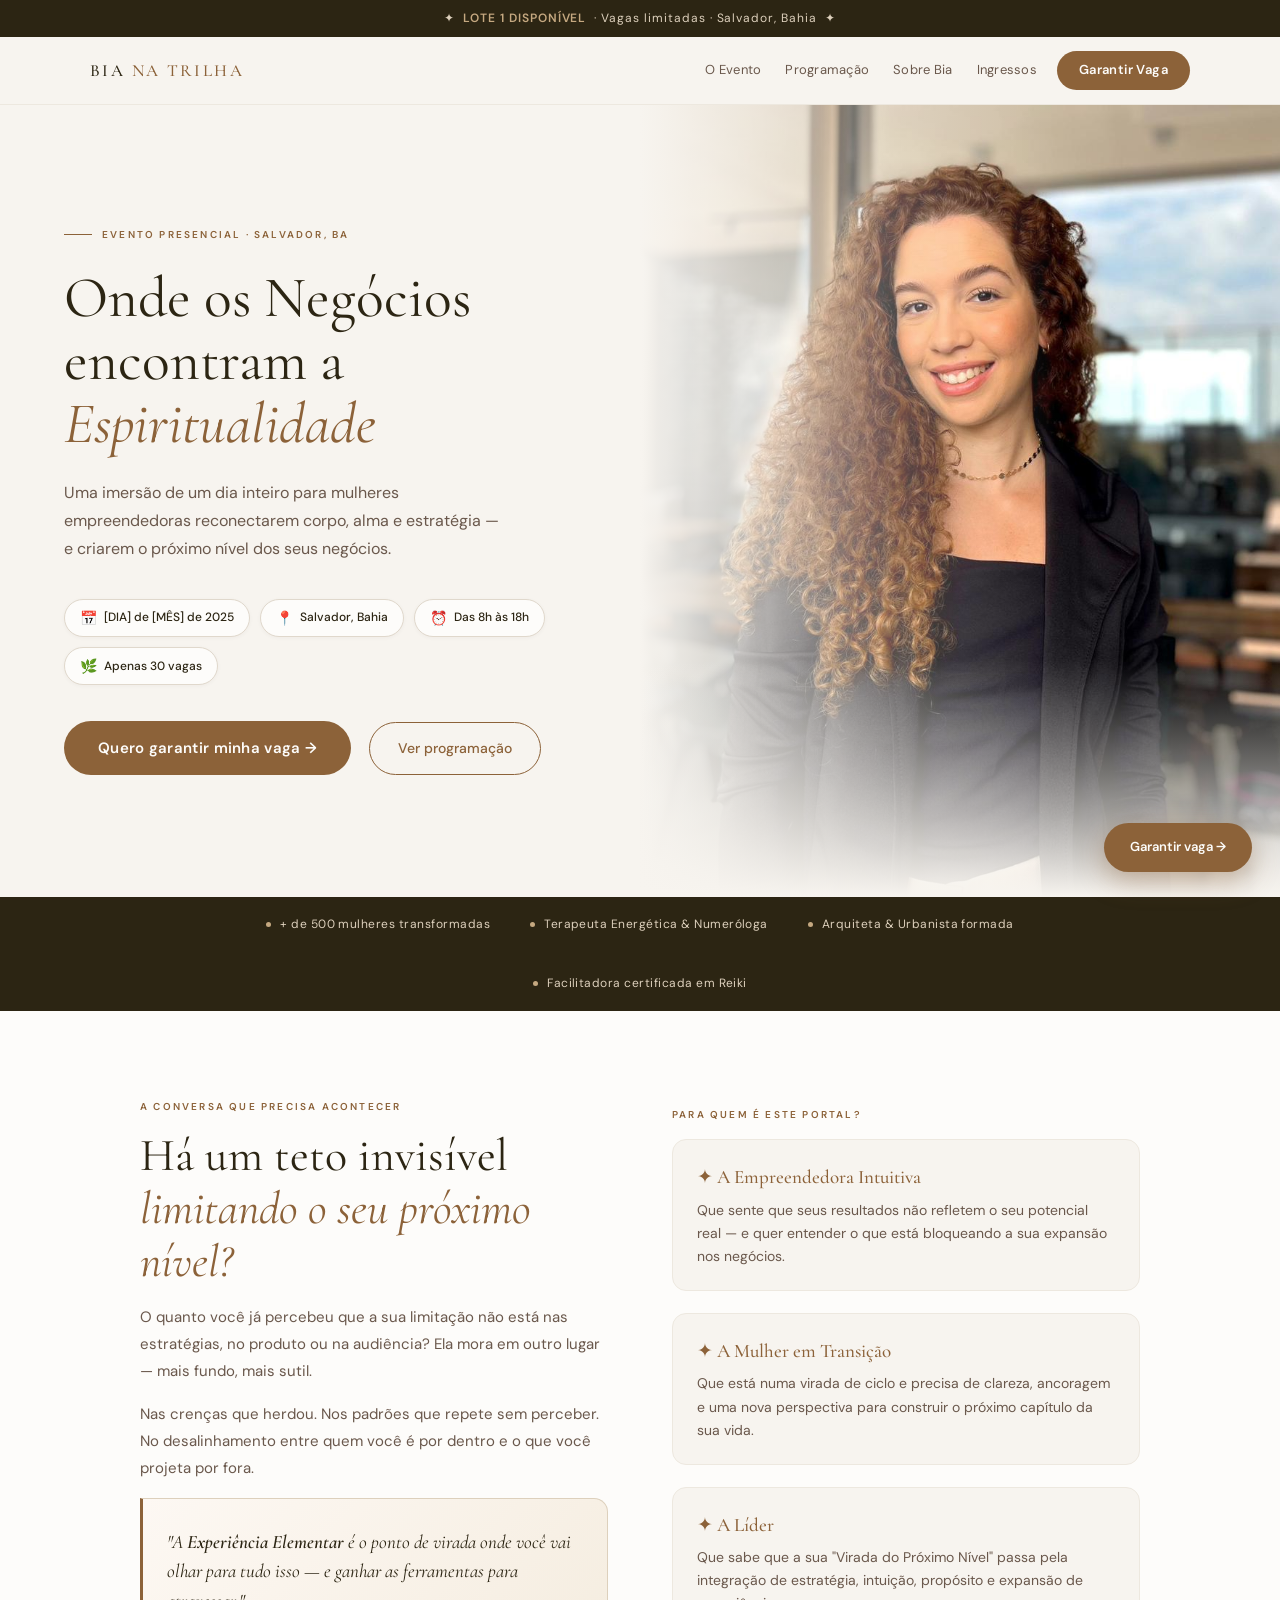
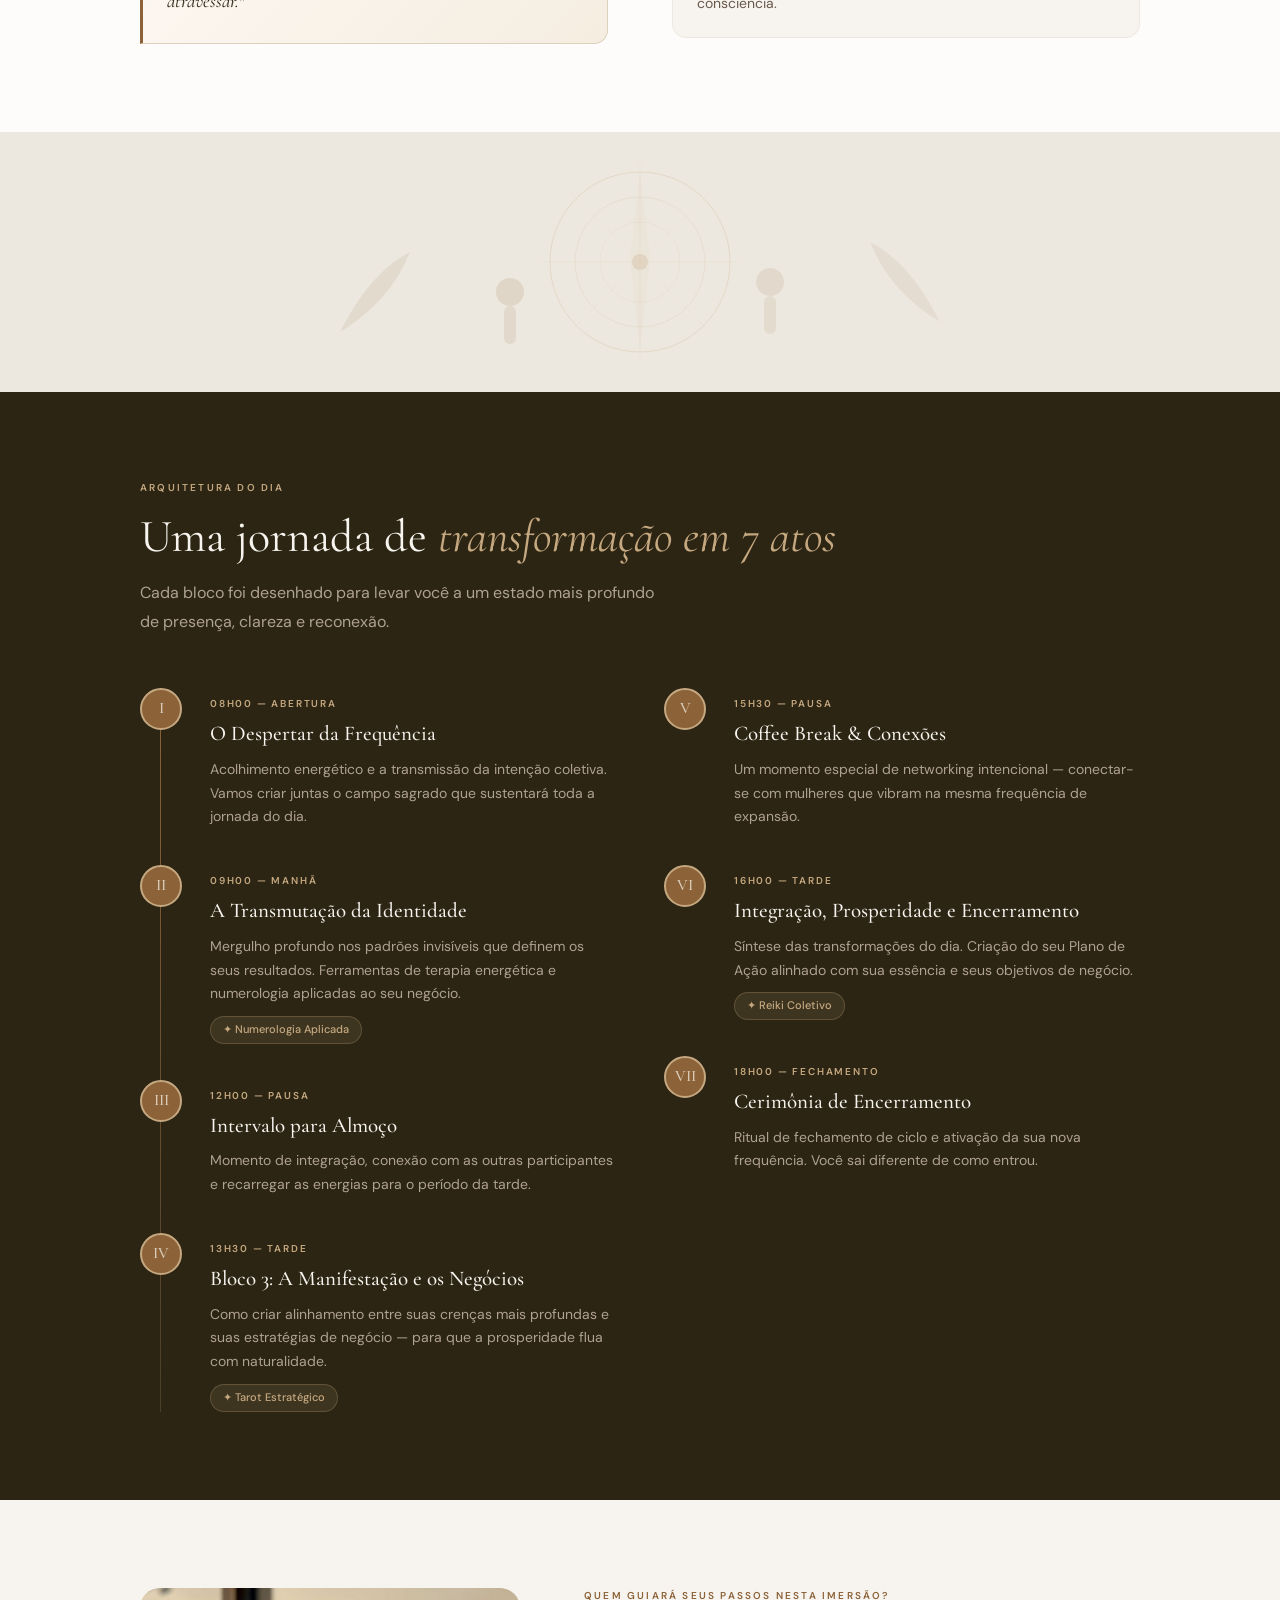
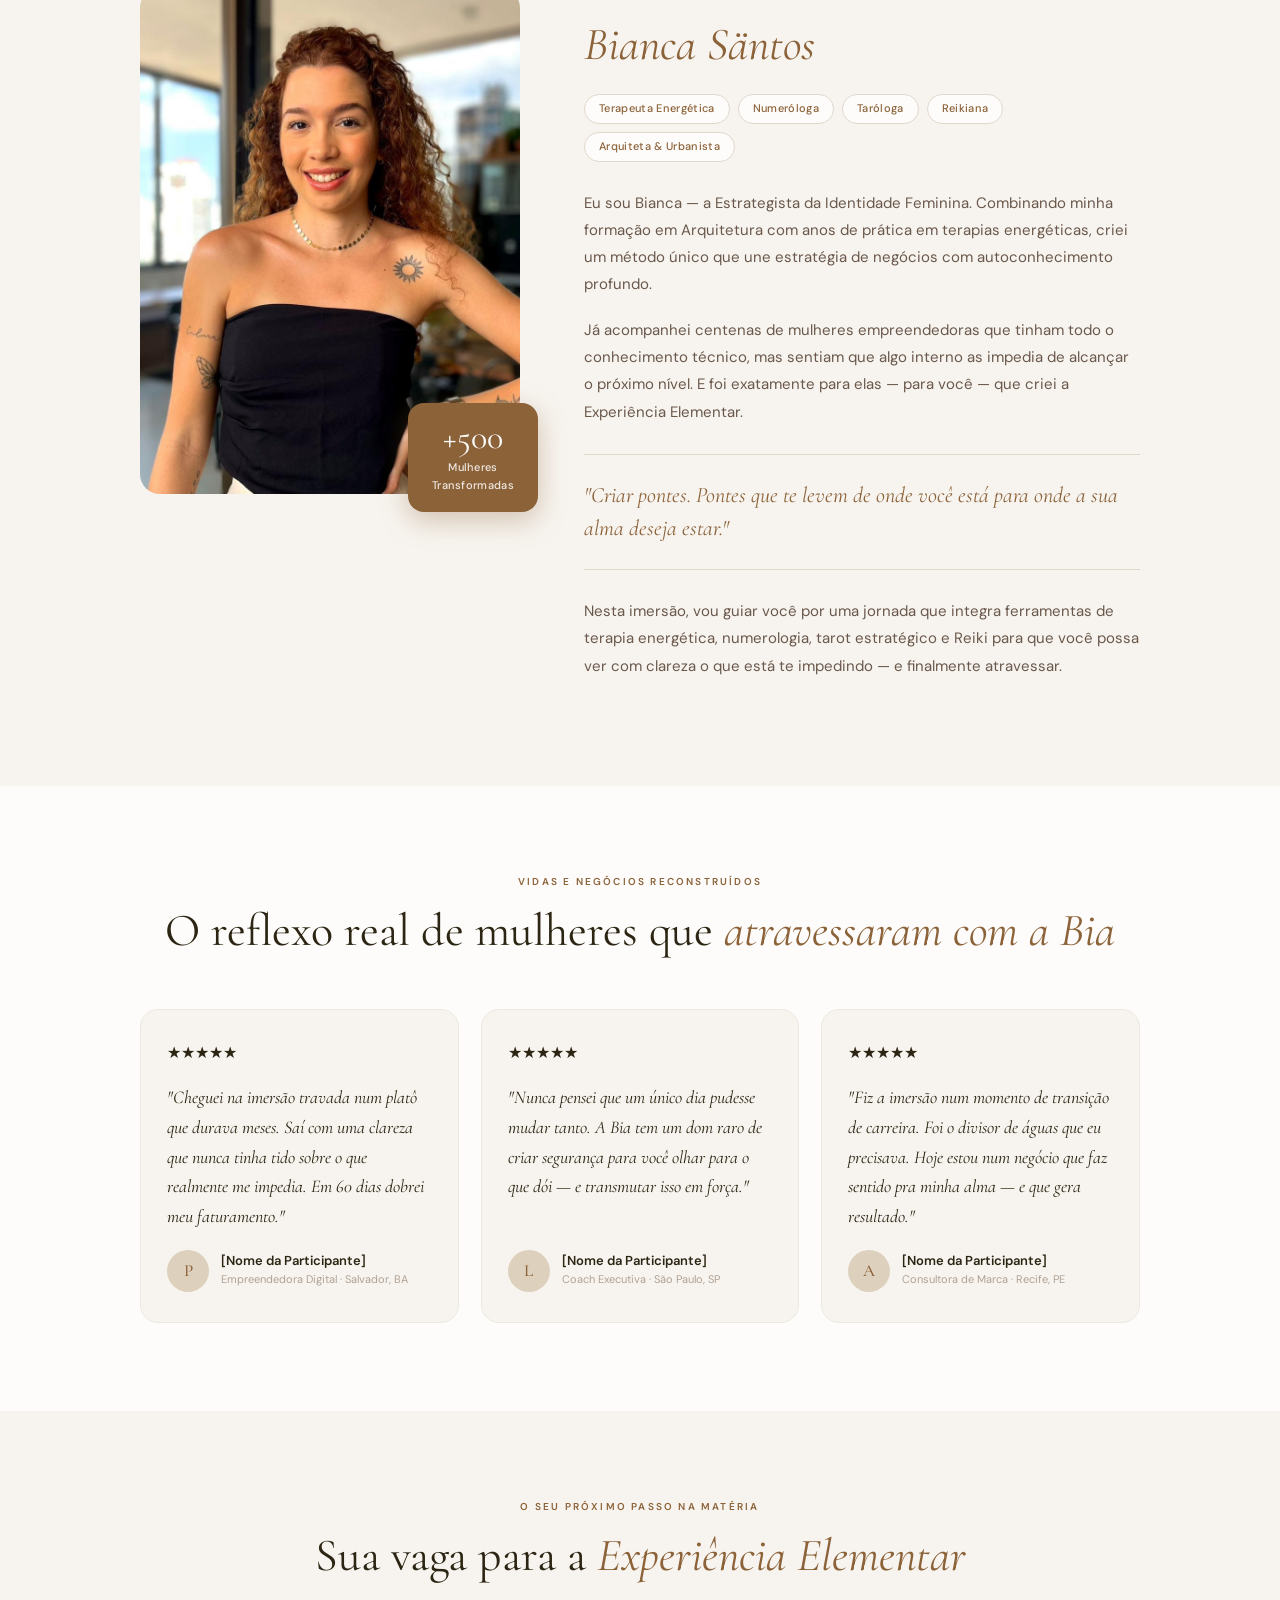
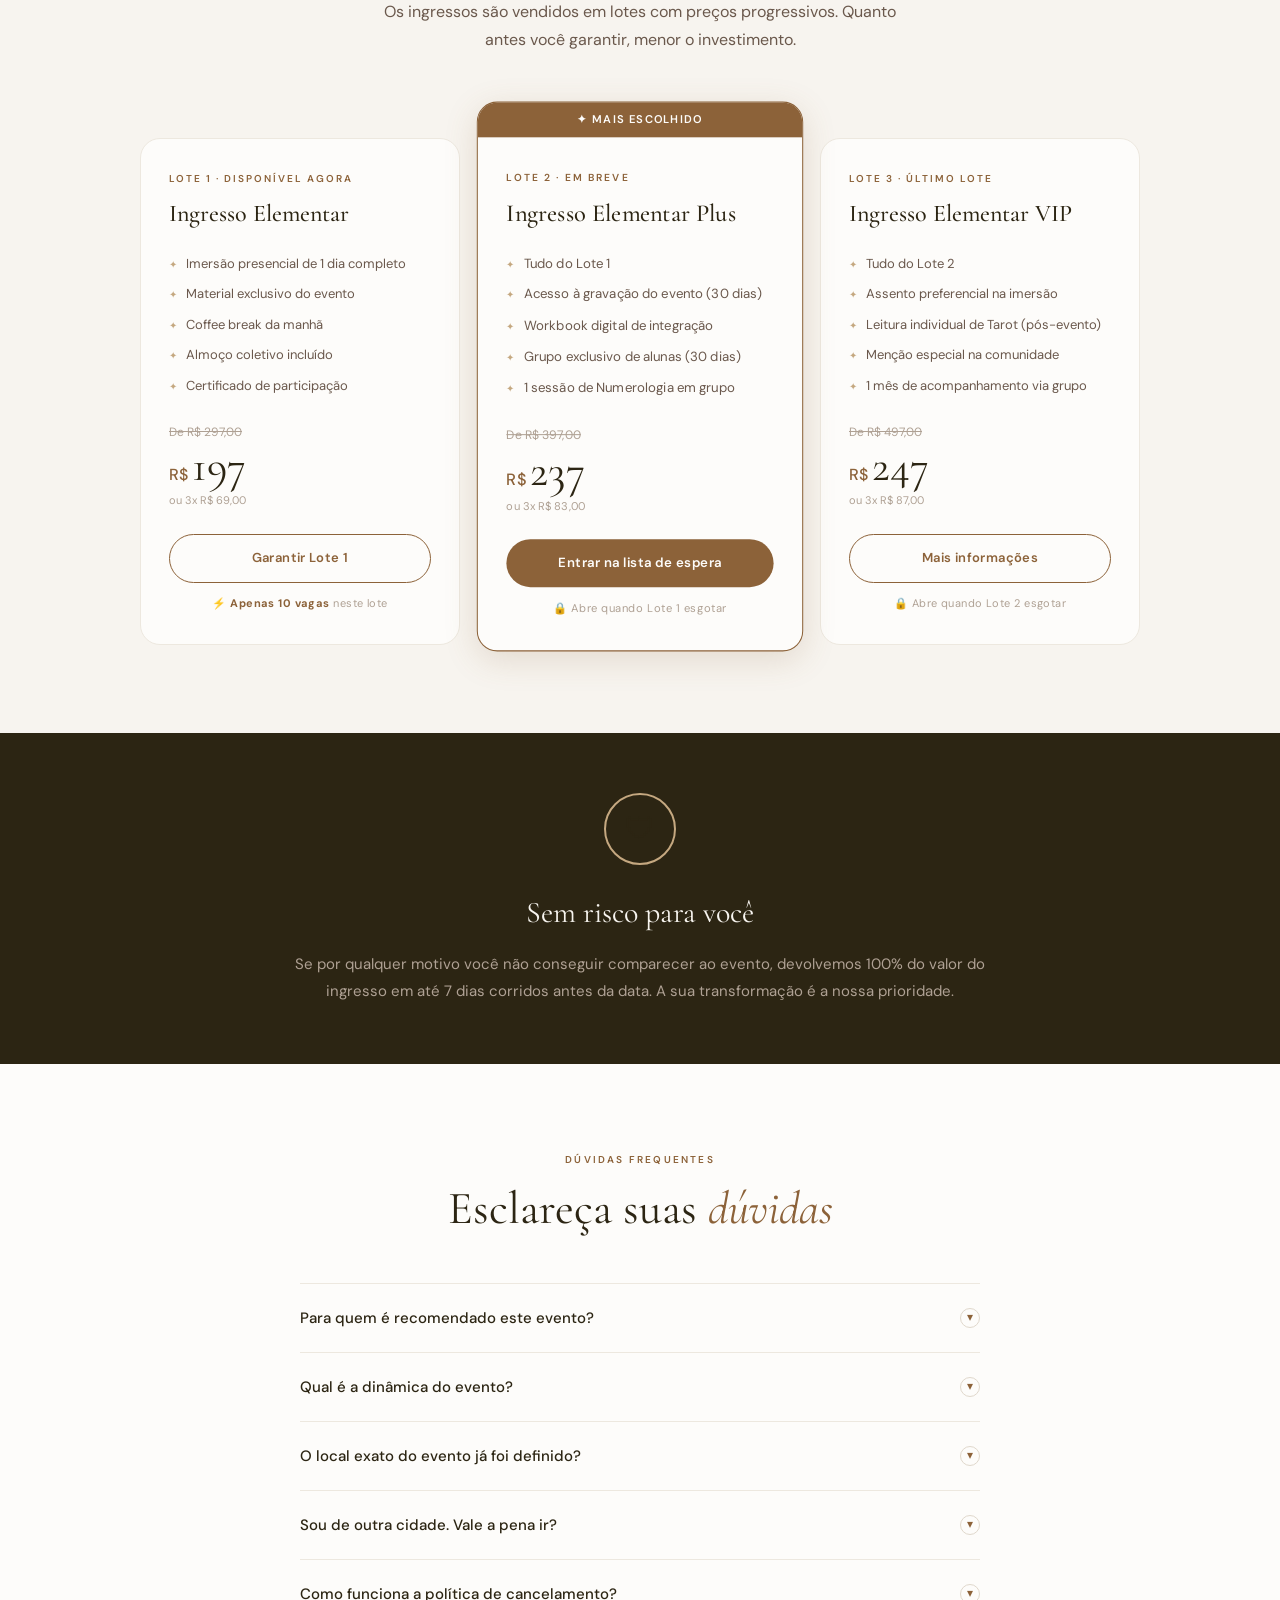
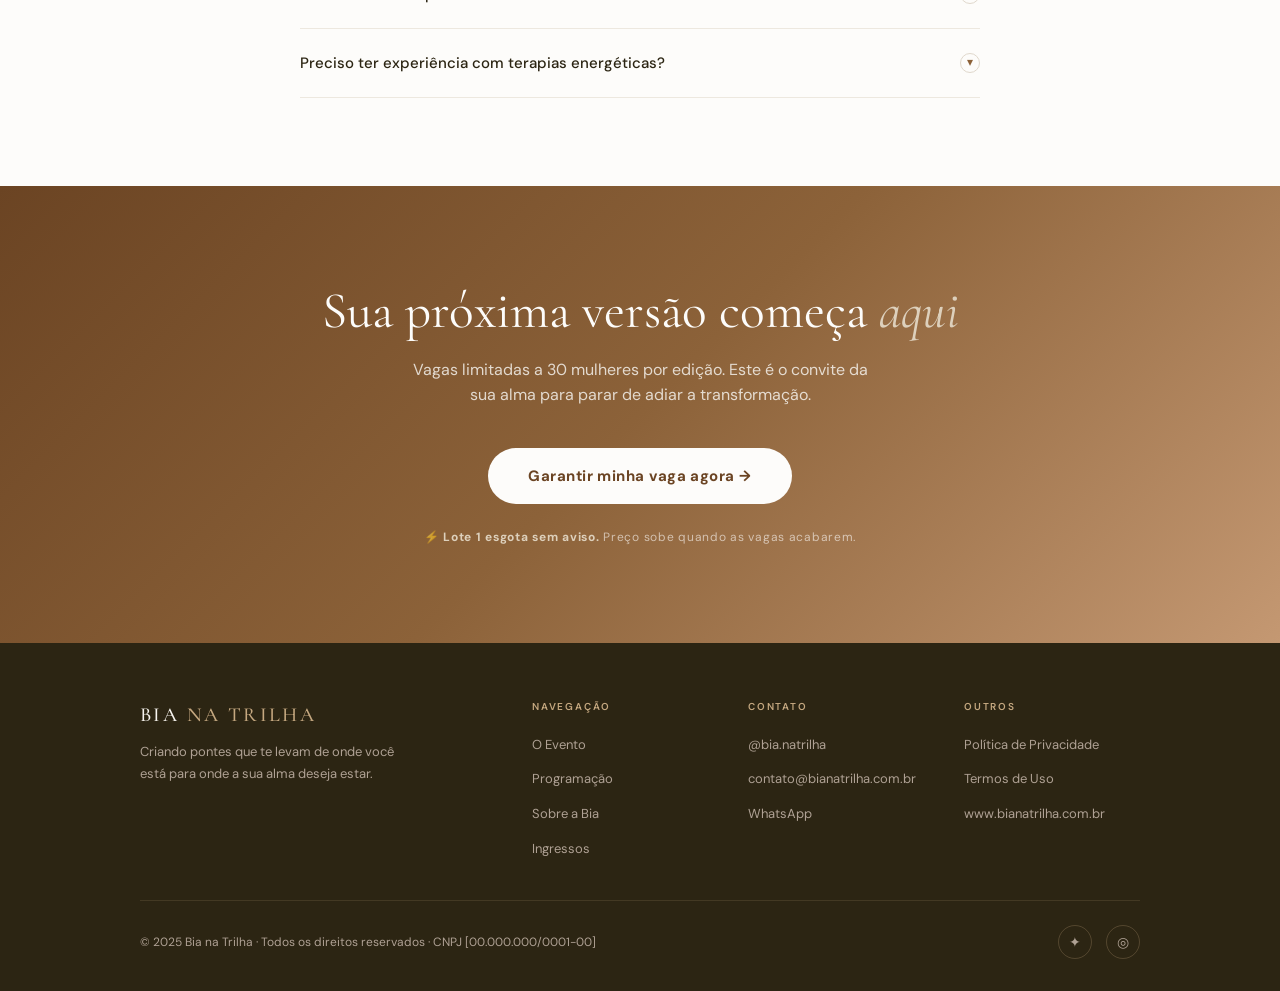
<file: index1.html>
<!DOCTYPE html>
<!--
  index.html — Experiência Elementar · Landing Page
  Versão: 1.0.0
  Marca: Bia na Trilha / Bianca Säntos
  Changelog:
    1.0.0 - 2025-05-21 - feat: release inicial LP evento presencial standalone
-->
<html lang="pt-BR">
<head>
  <meta charset="UTF-8">
  <meta name="viewport" content="width=device-width, initial-scale=1.0">
  <meta name="description" content="Experiência Elementar — Imersão presencial exclusiva para mulheres que desejam conectar Negócios e Espiritualidade.">
  <title>Experiência Elementar · Bia na Trilha</title>
  <link rel="preconnect" href="https://fonts.googleapis.com">
  <link rel="preconnect" href="https://fonts.gstatic.com" crossorigin>
  <link href="https://fonts.googleapis.com/css2?family=Cormorant+Garamond:ital,wght@0,300;0,400;0,500;1,300;1,400;1,500&family=DM+Sans:opsz,wght@9..40,300;9..40,400;9..40,500;9..40,600&display=swap" rel="stylesheet">
  <style>
    *, *::before, *::after { box-sizing: border-box; margin: 0; padding: 0; }

    :root {
      --cream:       #F7F4EF;
      --cream-2:     #EDE8DF;
      --cream-3:     #E0D8CC;
      --dark:        #2C2513;
      --terra:       #8C6239;
      --terra-deep:  #6B4423;
      --terra-light: #C49872;
      --gold:        #C5A880;
      --gold-light:  #DDD0BC;
      --cacau:       #6A584C;
      --sand:        #AFA194;
      --white:       #FDFCFA;
    }

    html { scroll-behavior: smooth; }

    body {
      font-family: 'DM Sans', sans-serif;
      background: var(--cream);
      color: var(--dark);
      line-height: 1.6;
      overflow-x: hidden;
    }

    a { text-decoration: none; color: inherit; }
    img { max-width: 100%; display: block; }

    /* ===== ANNOUNCE BAR ===== */
    .announce {
      background: var(--dark);
      color: var(--gold-light);
      text-align: center;
      padding: 9px 16px;
      font-size: 12px;
      letter-spacing: 0.08em;
      font-weight: 400;
    }
    .announce strong { color: var(--gold); font-weight: 600; }

    /* ===== NAV ===== */
    nav {
      position: sticky;
      top: 0;
      z-index: 200;
      background: rgba(247,244,239,0.96);
      backdrop-filter: blur(10px);
      -webkit-backdrop-filter: blur(10px);
      border-bottom: 1px solid var(--cream-2);
      padding: 14px 24px;
    }
    .nav-inner {
      max-width: 1100px;
      margin: 0 auto;
      display: flex;
      align-items: center;
      justify-content: space-between;
    }
    .nav-logo {
      font-family: 'Cormorant Garamond', serif;
      font-size: 17px;
      font-weight: 500;
      letter-spacing: 0.14em;
      text-transform: uppercase;
      color: var(--dark);
    }
    .nav-logo span { color: var(--terra); }
    .nav-right { display: flex; align-items: center; gap: 20px; }
    .nav-links { display: flex; gap: 24px; }
    .nav-links a {
      font-size: 13px;
      color: var(--cacau);
      font-weight: 400;
      letter-spacing: 0.02em;
      transition: color .2s;
    }
    .nav-links a:hover { color: var(--terra); }
    .nav-cta {
      background: var(--terra);
      color: var(--white) !important;
      padding: 9px 22px;
      border-radius: 100px;
      font-size: 13px;
      font-weight: 600;
      letter-spacing: 0.03em;
      transition: background .2s;
    }
    .nav-cta:hover { background: var(--terra-deep) !important; color: var(--white) !important; }

    /* ===== HERO ===== */
    .hero {
      position: relative;
      min-height: 88vh;
      display: grid;
      grid-template-columns: 1fr 1fr;
      overflow: hidden;
    }
    .hero-content {
      position: relative;
      z-index: 2;
      display: flex;
      flex-direction: column;
      justify-content: center;
      padding: 80px 56px 80px 64px;
    }
    .hero-eyebrow {
      display: inline-flex;
      align-items: center;
      gap: 10px;
      font-size: 10px;
      font-weight: 600;
      letter-spacing: 0.22em;
      text-transform: uppercase;
      color: var(--terra);
      margin-bottom: 24px;
    }
    .hero-eyebrow::before {
      content: '';
      width: 28px; height: 1px;
      background: var(--terra);
    }
    .hero h1 {
      font-family: 'Cormorant Garamond', serif;
      font-size: clamp(40px, 4.5vw, 60px);
      font-weight: 400;
      line-height: 1.1;
      color: var(--dark);
      margin-bottom: 22px;
    }
    .hero h1 em { font-style: italic; color: var(--terra); }
    .hero-sub {
      font-size: 16px;
      color: var(--cacau);
      line-height: 1.75;
      margin-bottom: 36px;
      max-width: 440px;
    }
    .hero-pills {
      display: flex;
      flex-wrap: wrap;
      gap: 10px;
      margin-bottom: 36px;
    }
    .pill {
      display: inline-flex;
      align-items: center;
      gap: 7px;
      background: var(--white);
      border: 1px solid var(--cream-3);
      border-radius: 100px;
      padding: 7px 15px;
      font-size: 12px;
      font-weight: 500;
      color: var(--dark);
      box-shadow: 0 1px 4px rgba(44,37,19,.04);
    }
    .pill-icon { font-size: 14px; }
    .hero-cta-row { display: flex; align-items: center; gap: 18px; flex-wrap: wrap; }
    .btn-primary {
      display: inline-flex;
      align-items: center;
      gap: 10px;
      background: var(--terra);
      color: var(--white);
      padding: 15px 34px;
      border-radius: 100px;
      font-weight: 600;
      font-size: 15px;
      letter-spacing: 0.02em;
      border: none;
      cursor: pointer;
      transition: all .25s;
      text-decoration: none;
    }
    .btn-primary:hover {
      background: var(--terra-deep);
      transform: translateY(-2px);
      box-shadow: 0 10px 28px rgba(140,98,57,.28);
    }
    .btn-outline {
      display: inline-flex;
      align-items: center;
      gap: 8px;
      background: transparent;
      color: var(--terra);
      padding: 14px 28px;
      border-radius: 100px;
      font-weight: 500;
      font-size: 14px;
      border: 1.5px solid var(--terra);
      cursor: pointer;
      transition: all .25s;
      text-decoration: none;
    }
    .btn-outline:hover { background: var(--terra); color: var(--white); }
    .hero-image {
      position: relative;
      overflow: hidden;
    }
    .hero-image img {
      width: 100%;
      height: 100%;
      object-fit: cover;
      object-position: center 20%;
    }
    .hero-image::after {
      content: '';
      position: absolute;
      inset: 0;
      background: linear-gradient(90deg, var(--cream) 0%, rgba(247,244,239,.3) 40%, transparent 65%);
    }
    .hero-image::before {
      content: '';
      position: absolute;
      inset: 0;
      background: linear-gradient(0deg, var(--cream) 0%, transparent 30%);
      z-index: 1;
    }

    /* ===== TRUST BAR ===== */
    .trust {
      background: var(--dark);
      padding: 18px 24px;
    }
    .trust-inner {
      max-width: 900px;
      margin: 0 auto;
      display: flex;
      justify-content: center;
      align-items: center;
      gap: 40px;
      flex-wrap: wrap;
    }
    .trust-item {
      display: flex;
      align-items: center;
      gap: 9px;
      font-size: 12px;
      color: var(--gold-light);
      letter-spacing: 0.04em;
    }
    .trust-dot {
      width: 5px; height: 5px;
      border-radius: 50%;
      background: var(--gold);
      flex-shrink: 0;
    }

    /* ===== GENERIC SECTION ===== */
    section { padding: 88px 24px; }
    .container { max-width: 1000px; margin: 0 auto; }
    .container-sm { max-width: 720px; margin: 0 auto; }
    .section-eyebrow {
      font-size: 10px;
      font-weight: 600;
      letter-spacing: 0.22em;
      text-transform: uppercase;
      color: var(--terra);
      margin-bottom: 14px;
    }
    .section-title {
      font-family: 'Cormorant Garamond', serif;
      font-size: clamp(30px, 3.8vw, 46px);
      font-weight: 400;
      line-height: 1.15;
      color: var(--dark);
      margin-bottom: 16px;
    }
    .section-title em { font-style: italic; color: var(--terra); }
    .section-body {
      font-size: 16px;
      color: var(--cacau);
      line-height: 1.78;
    }
    .divider {
      height: 1px;
      background: linear-gradient(90deg, transparent, var(--gold), transparent);
      border: none;
    }

    /* ===== DOR ===== */
    .dor { background: var(--white); }
    .dor-inner {
      display: grid;
      grid-template-columns: 1fr 1fr;
      gap: 64px;
      align-items: start;
    }
    .dor-text p { font-size: 15px; color: var(--cacau); line-height: 1.8; margin-bottom: 16px; }
    .dor-text strong { color: var(--dark); font-weight: 600; }
    .dor-highlight {
      background: linear-gradient(135deg, #FDF8F3 0%, #F5EDE0 100%);
      border: 1px solid var(--gold-light);
      border-left: 3px solid var(--terra);
      border-radius: 0 14px 14px 0;
      padding: 28px 28px 28px 24px;
      margin-top: 8px;
    }
    .dor-highlight p {
      font-family: 'Cormorant Garamond', serif;
      font-size: 19px;
      font-style: italic;
      color: var(--dark);
      line-height: 1.55;
      margin: 0;
    }
    .paraquem-list { list-style: none; display: flex; flex-direction: column; gap: 22px; margin-top: 16px; }
    .paraquem-item {
      padding: 22px 24px;
      background: var(--cream);
      border-radius: 14px;
      border: 1px solid var(--cream-2);
    }
    .paraquem-item h4 {
      font-family: 'Cormorant Garamond', serif;
      font-size: 19px;
      font-weight: 500;
      color: var(--terra);
      margin-bottom: 6px;
      display: flex;
      align-items: center;
      gap: 8px;
    }
    .paraquem-item p { font-size: 14px; color: var(--cacau); line-height: 1.65; }

    /* ===== DIVIDER ART ===== */
    .art-divider {
      padding: 0;
      background: var(--cream-2);
      overflow: hidden;
      height: 260px;
      display: flex;
      align-items: center;
      justify-content: center;
    }
    .art-svg { opacity: .55; }

    /* ===== PROGRAMA ===== */
    .programa { background: var(--dark); }
    .programa .section-eyebrow { color: var(--gold); }
    .programa .section-title { color: var(--cream); }
    .programa .section-title em { color: var(--gold); }
    .programa .section-body { color: var(--sand); max-width: 520px; }
    .programa-header { margin-bottom: 52px; }
    .timeline { display: flex; flex-direction: column; gap: 0; position: relative; }
    .timeline::before {
      content: '';
      position: absolute;
      left: 20px; top: 0; bottom: 0;
      width: 1px;
      background: linear-gradient(180deg, var(--terra) 0%, rgba(197,168,128,.2) 100%);
    }
    .tl-item {
      display: grid;
      grid-template-columns: 42px 1fr;
      gap: 28px;
      padding-bottom: 36px;
      position: relative;
    }
    .tl-item:last-child { padding-bottom: 0; }
    .tl-dot {
      width: 42px; height: 42px;
      border-radius: 50%;
      background: var(--terra);
      border: 2px solid var(--gold);
      display: flex;
      align-items: center;
      justify-content: center;
      flex-shrink: 0;
      font-family: 'Cormorant Garamond', serif;
      font-size: 16px;
      font-weight: 500;
      color: var(--gold-light);
      z-index: 1;
    }
    .tl-content { padding-top: 8px; }
    .tl-time {
      font-size: 10px;
      font-weight: 600;
      letter-spacing: 0.18em;
      text-transform: uppercase;
      color: var(--gold);
      margin-bottom: 5px;
    }
    .tl-title {
      font-family: 'Cormorant Garamond', serif;
      font-size: 21px;
      font-weight: 500;
      color: var(--cream);
      margin-bottom: 7px;
    }
    .tl-desc { font-size: 14px; color: var(--sand); line-height: 1.7; }
    .tl-tag {
      display: inline-flex;
      align-items: center;
      gap: 6px;
      background: rgba(197,168,128,.12);
      border: 1px solid rgba(197,168,128,.25);
      border-radius: 100px;
      padding: 4px 12px;
      font-size: 11px;
      color: var(--gold);
      margin-top: 10px;
      font-weight: 500;
    }
    .timeline-cols {
      display: grid;
      grid-template-columns: 1fr 1fr;
      gap: 24px 48px;
    }

    /* ===== SOBRE ===== */
    .sobre { background: var(--cream); }
    .sobre-grid {
      display: grid;
      grid-template-columns: 380px 1fr;
      gap: 64px;
      align-items: start;
    }
    .sobre-photo-wrap { position: relative; }
    .sobre-photo {
      border-radius: 20px;
      overflow: hidden;
      aspect-ratio: 3/4;
    }
    .sobre-photo img {
      width: 100%; height: 100%;
      object-fit: cover;
      object-position: center top;
    }
    .sobre-badge {
      position: absolute;
      bottom: -18px; right: -18px;
      background: var(--terra);
      color: var(--white);
      border-radius: 16px;
      padding: 18px 22px;
      box-shadow: 0 8px 28px rgba(140,98,57,.35);
      text-align: center;
      min-width: 130px;
    }
    .badge-num {
      font-family: 'Cormorant Garamond', serif;
      font-size: 34px;
      font-weight: 400;
      line-height: 1;
      margin-bottom: 4px;
    }
    .badge-label { font-size: 11px; font-weight: 500; opacity: .88; letter-spacing: .03em; }
    .sobre-credentials { display: flex; flex-wrap: wrap; gap: 8px; margin: 24px 0 28px; }
    .cred {
      background: var(--white);
      border: 1px solid var(--cream-3);
      border-radius: 100px;
      padding: 5px 14px;
      font-size: 11px;
      font-weight: 500;
      color: var(--terra);
      letter-spacing: .03em;
    }
    .sobre-p { font-size: 15px; color: var(--cacau); line-height: 1.82; margin-bottom: 18px; }
    .sobre-quote {
      font-family: 'Cormorant Garamond', serif;
      font-size: 22px;
      font-style: italic;
      color: var(--terra);
      line-height: 1.5;
      padding: 24px 0;
      border-top: 1px solid var(--cream-3);
      border-bottom: 1px solid var(--cream-3);
      margin: 28px 0;
    }

    /* ===== DEPOIMENTOS ===== */
    .depoimentos { background: var(--white); }
    .dep-grid {
      display: grid;
      grid-template-columns: repeat(3, 1fr);
      gap: 22px;
      margin-top: 52px;
    }
    .dep-card {
      background: var(--cream);
      border: 1px solid var(--cream-2);
      border-radius: 18px;
      padding: 30px 26px;
      display: flex;
      flex-direction: column;
      gap: 18px;
    }
    .dep-stars { display: flex; gap: 3px; }
    .dep-star { color: var(--gold); font-size: 14px; }
    .dep-text {
      font-family: 'Cormorant Garamond', serif;
      font-size: 18px;
      font-style: italic;
      color: var(--dark);
      line-height: 1.65;
      flex: 1;
    }
    .dep-author { display: flex; align-items: center; gap: 12px; }
    .dep-avatar {
      width: 42px; height: 42px;
      border-radius: 50%;
      background: var(--gold-light);
      display: flex; align-items: center; justify-content: center;
      font-family: 'Cormorant Garamond', serif;
      font-size: 17px;
      color: var(--terra);
      font-weight: 500;
      flex-shrink: 0;
    }
    .dep-name { font-size: 13px; font-weight: 600; color: var(--dark); line-height: 1.3; }
    .dep-role { font-size: 11px; color: var(--sand); margin-top: 2px; }

    /* ===== PREÇOS ===== */
    .precos { background: var(--cream); }
    .precos .section-body { max-width: 540px; }
    .precos-grid {
      display: grid;
      grid-template-columns: repeat(3, 1fr);
      gap: 20px;
      margin-top: 52px;
      align-items: end;
    }
    .preco-card {
      background: var(--white);
      border: 1px solid var(--cream-2);
      border-radius: 20px;
      overflow: hidden;
      transition: transform .25s, box-shadow .25s;
    }
    .preco-card:hover { transform: translateY(-4px); box-shadow: 0 16px 44px rgba(44,37,19,.1); }
    .preco-card.destaque {
      border-color: var(--terra);
      box-shadow: 0 8px 32px rgba(140,98,57,.18);
      transform: scale(1.02);
    }
    .preco-card.destaque:hover { transform: scale(1.02) translateY(-4px); }
    .preco-badge-top {
      background: var(--terra);
      color: var(--white);
      text-align: center;
      padding: 8px;
      font-size: 11px;
      font-weight: 600;
      letter-spacing: .1em;
      text-transform: uppercase;
    }
    .preco-body { padding: 32px 28px; }
    .preco-lote {
      font-size: 10px;
      font-weight: 600;
      letter-spacing: .2em;
      text-transform: uppercase;
      color: var(--terra);
      margin-bottom: 8px;
    }
    .preco-nome {
      font-family: 'Cormorant Garamond', serif;
      font-size: 24px;
      font-weight: 500;
      color: var(--dark);
      margin-bottom: 20px;
    }
    .preco-features { list-style: none; display: flex; flex-direction: column; gap: 11px; margin-bottom: 28px; }
    .preco-features li {
      display: flex;
      align-items: flex-start;
      gap: 9px;
      font-size: 13px;
      color: var(--cacau);
      line-height: 1.5;
    }
    .preco-features li::before {
      content: '✦';
      color: var(--gold);
      font-size: 10px;
      margin-top: 3px;
      flex-shrink: 0;
    }
    .preco-valor { margin-bottom: 24px; }
    .preco-de { font-size: 12px; color: var(--sand); text-decoration: line-through; margin-bottom: 2px; }
    .preco-por { display: flex; align-items: baseline; gap: 4px; }
    .preco-rs { font-size: 16px; font-weight: 500; color: var(--terra); }
    .preco-num {
      font-family: 'Cormorant Garamond', serif;
      font-size: 44px;
      font-weight: 400;
      color: var(--dark);
      line-height: 1;
    }
    .preco-parcelas { font-size: 11px; color: var(--sand); margin-top: 4px; }
    .btn-preco {
      width: 100%;
      padding: 13px;
      border-radius: 100px;
      font-size: 13px;
      font-weight: 600;
      border: none;
      cursor: pointer;
      transition: all .2s;
      letter-spacing: .03em;
      text-align: center;
      display: block;
      text-decoration: none;
    }
    .btn-preco-primary { background: var(--terra); color: var(--white); }
    .btn-preco-primary:hover { background: var(--terra-deep); }
    .btn-preco-outline { background: transparent; color: var(--terra); border: 1.5px solid var(--terra); }
    .btn-preco-outline:hover { background: var(--terra); color: var(--white); }
    .preco-vagas {
      text-align: center;
      font-size: 11px;
      color: var(--sand);
      margin-top: 12px;
      letter-spacing: .04em;
    }
    .preco-vagas strong { color: var(--terra); }

    /* ===== GARANTIA ===== */
    .garantia { background: var(--dark); padding: 60px 24px; }
    .garantia-inner {
      max-width: 700px;
      margin: 0 auto;
      text-align: center;
    }
    .garantia-icon {
      width: 72px; height: 72px;
      border: 2px solid var(--gold);
      border-radius: 50%;
      display: flex; align-items: center; justify-content: center;
      margin: 0 auto 24px;
      font-size: 30px;
    }
    .garantia h3 {
      font-family: 'Cormorant Garamond', serif;
      font-size: 30px;
      font-weight: 400;
      color: var(--cream);
      margin-bottom: 14px;
    }
    .garantia p { font-size: 15px; color: var(--sand); line-height: 1.75; }

    /* ===== FAQ ===== */
    .faq { background: var(--white); }
    .faq-list { max-width: 680px; margin: 48px auto 0; display: flex; flex-direction: column; gap: 0; }
    .faq-item { border-bottom: 1px solid var(--cream-2); }
    .faq-item:first-child { border-top: 1px solid var(--cream-2); }
    .faq-q {
      display: flex;
      justify-content: space-between;
      align-items: center;
      gap: 16px;
      padding: 22px 0;
      cursor: pointer;
      font-size: 15px;
      font-weight: 500;
      color: var(--dark);
      list-style: none;
      user-select: none;
    }
    .faq-q::-webkit-details-marker { display: none; }
    .faq-chevron {
      flex-shrink: 0;
      width: 20px; height: 20px;
      border: 1.5px solid var(--cream-3);
      border-radius: 50%;
      display: flex; align-items: center; justify-content: center;
      font-size: 12px;
      color: var(--terra);
      transition: transform .25s;
    }
    details[open] .faq-chevron { transform: rotate(180deg); }
    .faq-a { padding: 0 0 22px 0; font-size: 14px; color: var(--cacau); line-height: 1.78; }

    /* ===== CTA FINAL ===== */
    .cta-final {
      background: linear-gradient(135deg, var(--terra-deep) 0%, var(--terra) 50%, var(--terra-light) 100%);
      padding: 96px 24px;
      text-align: center;
    }
    .cta-final h2 {
      font-family: 'Cormorant Garamond', serif;
      font-size: clamp(32px, 4vw, 52px);
      font-weight: 400;
      color: var(--white);
      margin-bottom: 16px;
      line-height: 1.15;
    }
    .cta-final h2 em { font-style: italic; color: var(--gold-light); }
    .cta-final p { font-size: 16px; color: rgba(253,252,250,.78); margin-bottom: 40px; max-width: 480px; margin-left: auto; margin-right: auto; }
    .btn-cta-final {
      display: inline-flex;
      align-items: center;
      gap: 10px;
      background: var(--white);
      color: var(--terra-deep);
      padding: 16px 40px;
      border-radius: 100px;
      font-weight: 700;
      font-size: 15px;
      letter-spacing: .03em;
      transition: all .25s;
      text-decoration: none;
    }
    .btn-cta-final:hover { transform: translateY(-3px); box-shadow: 0 12px 36px rgba(0,0,0,.2); }
    .cta-urgencia {
      margin-top: 24px;
      font-size: 12px;
      color: rgba(253,252,250,.6);
      letter-spacing: .06em;
    }
    .cta-urgencia strong { color: var(--gold-light); }

    /* ===== FOOTER ===== */
    footer {
      background: var(--dark);
      padding: 56px 24px 32px;
    }
    .footer-top {
      max-width: 1000px;
      margin: 0 auto 40px;
      display: grid;
      grid-template-columns: 2fr 1fr 1fr 1fr;
      gap: 40px;
    }
    .footer-brand h3 {
      font-family: 'Cormorant Garamond', serif;
      font-size: 20px;
      font-weight: 500;
      letter-spacing: .12em;
      text-transform: uppercase;
      color: var(--cream);
      margin-bottom: 10px;
    }
    .footer-brand h3 span { color: var(--gold); }
    .footer-brand p { font-size: 13px; color: var(--sand); line-height: 1.7; max-width: 260px; }
    .footer-col h4 {
      font-size: 10px;
      font-weight: 600;
      letter-spacing: .18em;
      text-transform: uppercase;
      color: var(--gold);
      margin-bottom: 16px;
    }
    .footer-col ul { list-style: none; display: flex; flex-direction: column; gap: 9px; }
    .footer-col ul li a { font-size: 13px; color: var(--sand); transition: color .2s; }
    .footer-col ul li a:hover { color: var(--gold-light); }
    .footer-bottom {
      max-width: 1000px;
      margin: 0 auto;
      padding-top: 24px;
      border-top: 1px solid rgba(197,168,128,.15);
      display: flex;
      justify-content: space-between;
      align-items: center;
      gap: 16px;
      flex-wrap: wrap;
    }
    .footer-bottom p { font-size: 12px; color: var(--sand); }
    .footer-social { display: flex; gap: 14px; }
    .footer-social a {
      width: 34px; height: 34px;
      border: 1px solid rgba(197,168,128,.25);
      border-radius: 50%;
      display: flex; align-items: center; justify-content: center;
      font-size: 14px;
      color: var(--sand);
      transition: all .2s;
    }
    .footer-social a:hover { border-color: var(--gold); color: var(--gold-light); }

    /* ===== FLOATING CTA ===== */
    .floating-cta {
      position: fixed;
      bottom: 28px; right: 28px;
      z-index: 999;
      background: var(--terra);
      color: var(--white);
      padding: 14px 26px;
      border-radius: 100px;
      font-weight: 600;
      font-size: 13px;
      box-shadow: 0 8px 28px rgba(140,98,57,.45);
      transition: all .25s;
      text-decoration: none;
      display: flex;
      align-items: center;
      gap: 8px;
    }
    .floating-cta:hover { background: var(--terra-deep); transform: translateY(-3px); box-shadow: 0 12px 36px rgba(140,98,57,.55); }

    /* ===== RESPONSIVE ===== */
    @media (max-width: 900px) {
      .hero { grid-template-columns: 1fr; min-height: auto; }
      .hero-content { padding: 60px 24px 40px; }
      .hero-image { height: 380px; }
      .hero-image::after { background: linear-gradient(180deg, var(--cream) 0%, rgba(247,244,239,.2) 50%, transparent 100%); }
      .dor-inner { grid-template-columns: 1fr; gap: 40px; }
      .timeline-cols { grid-template-columns: 1fr; }
      .sobre-grid { grid-template-columns: 1fr; }
      .sobre-photo-wrap { max-width: 340px; }
      .sobre-badge { bottom: -14px; right: -10px; }
      .dep-grid { grid-template-columns: 1fr; }
      .precos-grid { grid-template-columns: 1fr; }
      .preco-card.destaque { transform: scale(1); }
      .footer-top { grid-template-columns: 1fr 1fr; }
      nav .nav-links { display: none; }
    }
    @media (max-width: 600px) {
      section { padding: 64px 20px; }
      .hero-content { padding: 48px 20px 36px; }
      .footer-top { grid-template-columns: 1fr; }
      .footer-bottom { flex-direction: column; text-align: center; }
      .floating-cta { bottom: 20px; right: 20px; padding: 12px 20px; font-size: 12px; }
    }
  </style>
</head>
<body>

<!-- ANNOUNCE BAR -->
<div class="announce">
  ✦ &nbsp;<strong>LOTE 1 DISPONÍVEL</strong>&nbsp; · Vagas limitadas · Salvador, Bahia&nbsp; ✦
</div>

<!-- NAV -->
<nav>
  <div class="nav-inner">
    <div class="nav-logo">Bia <span>na Trilha</span></div>
    <div class="nav-right">
      <div class="nav-links">
        <a href="#sobre-evento">O Evento</a>
        <a href="#programa">Programação</a>
        <a href="#sobre-bia">Sobre Bia</a>
        <a href="#precos">Ingressos</a>
      </div>
      <a href="#precos" class="nav-cta">Garantir Vaga</a>
    </div>
  </div>
</nav>

<!-- HERO -->
<section class="hero" style="padding:0;">
  <div class="hero-content">
    <div class="hero-eyebrow">Evento Presencial · Salvador, BA</div>
    <h1>Onde os Negócios encontram a <em>Espiritualidade</em></h1>
    <p class="hero-sub">Uma imersão de um dia inteiro para mulheres empreendedoras reconectarem corpo, alma e estratégia — e criarem o próximo nível dos seus negócios.</p>
    <div class="hero-pills">
      <span class="pill"><span class="pill-icon">📅</span> [DIA] de [MÊS] de 2025</span>
      <span class="pill"><span class="pill-icon">📍</span> Salvador, Bahia</span>
      <span class="pill"><span class="pill-icon">⏰</span> Das 8h às 18h</span>
      <span class="pill"><span class="pill-icon">🌿</span> Apenas 30 vagas</span>
    </div>
    <div class="hero-cta-row">
      <a href="#precos" class="btn-primary">Quero garantir minha vaga →</a>
      <a href="#programa" class="btn-outline">Ver programação</a>
    </div>
  </div>
  <div class="hero-image">
    <img src="[data-uri]" alt="Bianca Säntos — Bia na Trilha">
  </div>
</section>

<!-- TRUST BAR -->
<div class="trust">
  <div class="trust-inner">
    <div class="trust-item"><span class="trust-dot"></span> + de 500 mulheres transformadas</div>
    <div class="trust-item"><span class="trust-dot"></span> Terapeuta Energética & Numeróloga</div>
    <div class="trust-item"><span class="trust-dot"></span> Arquiteta & Urbanista formada</div>
    <div class="trust-item"><span class="trust-dot"></span> Facilitadora certificada em Reiki</div>
  </div>
</div>

<!-- DOR -->
<section class="dor" id="sobre-evento">
  <div class="container">
    <div class="dor-inner">
      <div class="dor-text">
        <div class="section-eyebrow">A Conversa que precisa acontecer</div>
        <h2 class="section-title">Há um teto invisível <em>limitando o seu próximo nível?</em></h2>
        <p>O quanto você já percebeu que a sua limitação não está nas estratégias, no produto ou na audiência? Ela mora em outro lugar — mais fundo, mais sutil.</p>
        <p>Nas crenças que herdou. Nos padrões que repete sem perceber. No desalinhamento entre quem você é por dentro e o que você projeta por fora.</p>
        <div class="dor-highlight">
          <p>"A <strong>Experiência Elementar</strong> é o ponto de virada onde você vai olhar para tudo isso — e ganhar as ferramentas para atravessar."</p>
        </div>
      </div>
      <div>
        <div class="section-eyebrow" style="margin-top:8px;">Para quem é este portal?</div>
        <ul class="paraquem-list">
          <li class="paraquem-item">
            <h4>✦ A Empreendedora Intuitiva</h4>
            <p>Que sente que seus resultados não refletem o seu potencial real — e quer entender o que está bloqueando a sua expansão nos negócios.</p>
          </li>
          <li class="paraquem-item">
            <h4>✦ A Mulher em Transição</h4>
            <p>Que está numa virada de ciclo e precisa de clareza, ancoragem e uma nova perspectiva para construir o próximo capítulo da sua vida.</p>
          </li>
          <li class="paraquem-item">
            <h4>✦ A Líder</h4>
            <p>Que sabe que a sua "Virada do Próximo Nível" passa pela integração de estratégia, intuição, propósito e expansão de consciência.</p>
          </li>
        </ul>
      </div>
    </div>
  </div>
</section>

<!-- DIVIDER ART -->
<div class="art-divider">
  <svg class="art-svg" width="900" height="220" viewBox="0 0 900 220" fill="none" xmlns="http://www.w3.org/2000/svg">
    <circle cx="450" cy="110" r="90" stroke="#C5A880" stroke-width="0.8" opacity="0.6"/>
    <circle cx="450" cy="110" r="65" stroke="#C5A880" stroke-width="0.6" opacity="0.5"/>
    <circle cx="450" cy="110" r="40" stroke="#C5A880" stroke-width="0.5" opacity="0.4"/>
    <line x1="450" y1="10" x2="450" y2="210" stroke="#C5A880" stroke-width="0.5" opacity="0.4"/>
    <line x1="350" y1="110" x2="550" y2="110" stroke="#C5A880" stroke-width="0.5" opacity="0.4"/>
    <line x1="380" y1="40" x2="520" y2="180" stroke="#C5A880" stroke-width="0.4" opacity="0.3"/>
    <line x1="520" y1="40" x2="380" y2="180" stroke="#C5A880" stroke-width="0.4" opacity="0.3"/>
    <circle cx="450" cy="110" r="8" fill="#C5A880" opacity="0.5"/>
    <path d="M450 20 L460 105 L450 200 L440 105 Z" fill="#C5A880" opacity="0.12"/>
    <!-- silhuetas femininas -->
    <ellipse cx="320" cy="140" rx="14" ry="14" fill="#8C6239" opacity="0.25"/>
    <rect x="314" y="154" width="12" height="38" rx="6" fill="#8C6239" opacity="0.22"/>
    <ellipse cx="580" cy="130" rx="14" ry="14" fill="#8C6239" opacity="0.2"/>
    <rect x="574" y="144" width="12" height="38" rx="6" fill="#8C6239" opacity="0.18"/>
    <!-- folhas -->
    <path d="M150 180 Q180 120 220 100 Q200 150 150 180Z" fill="#8C6239" opacity="0.18"/>
    <path d="M750 170 Q720 110 680 90 Q700 140 750 170Z" fill="#8C6239" opacity="0.15"/>
  </svg>
</div>

<!-- PROGRAMAÇÃO -->
<section class="programa" id="programa">
  <div class="container">
    <div class="programa-header">
      <div class="section-eyebrow">Arquitetura do Dia</div>
      <h2 class="section-title">Uma jornada de <em>transformação em 7 atos</em></h2>
      <p class="section-body">Cada bloco foi desenhado para levar você a um estado mais profundo de presença, clareza e reconexão.</p>
    </div>
    <div class="timeline timeline-cols">
      <div>
        <div class="tl-item">
          <div class="tl-dot">I</div>
          <div class="tl-content">
            <div class="tl-time">08h00 — Abertura</div>
            <div class="tl-title">O Despertar da Frequência</div>
            <div class="tl-desc">Acolhimento energético e a transmissão da intenção coletiva. Vamos criar juntas o campo sagrado que sustentará toda a jornada do dia.</div>
          </div>
        </div>
        <div class="tl-item">
          <div class="tl-dot">II</div>
          <div class="tl-content">
            <div class="tl-time">09h00 — Manhã</div>
            <div class="tl-title">A Transmutação da Identidade</div>
            <div class="tl-desc">Mergulho profundo nos padrões invisíveis que definem os seus resultados. Ferramentas de terapia energética e numerologia aplicadas ao seu negócio.</div>
            <span class="tl-tag">✦ Numerologia Aplicada</span>
          </div>
        </div>
        <div class="tl-item">
          <div class="tl-dot">III</div>
          <div class="tl-content">
            <div class="tl-time">12h00 — Pausa</div>
            <div class="tl-title">Intervalo para Almoço</div>
            <div class="tl-desc">Momento de integração, conexão com as outras participantes e recarregar as energias para o período da tarde.</div>
          </div>
        </div>
        <div class="tl-item">
          <div class="tl-dot">IV</div>
          <div class="tl-content">
            <div class="tl-time">13h30 — Tarde</div>
            <div class="tl-title">Bloco 3: A Manifestação e os Negócios</div>
            <div class="tl-desc">Como criar alinhamento entre suas crenças mais profundas e suas estratégias de negócio — para que a prosperidade flua com naturalidade.</div>
            <span class="tl-tag">✦ Tarot Estratégico</span>
          </div>
        </div>
      </div>
      <div>
        <div class="tl-item">
          <div class="tl-dot">V</div>
          <div class="tl-content">
            <div class="tl-time">15h30 — Pausa</div>
            <div class="tl-title">Coffee Break & Conexões</div>
            <div class="tl-desc">Um momento especial de networking intencional — conectar-se com mulheres que vibram na mesma frequência de expansão.</div>
          </div>
        </div>
        <div class="tl-item">
          <div class="tl-dot">VI</div>
          <div class="tl-content">
            <div class="tl-time">16h00 — Tarde</div>
            <div class="tl-title">Integração, Prosperidade e Encerramento</div>
            <div class="tl-desc">Síntese das transformações do dia. Criação do seu Plano de Ação alinhado com sua essência e seus objetivos de negócio.</div>
            <span class="tl-tag">✦ Reiki Coletivo</span>
          </div>
        </div>
        <div class="tl-item">
          <div class="tl-dot">VII</div>
          <div class="tl-content">
            <div class="tl-time">18h00 — Fechamento</div>
            <div class="tl-title">Cerimônia de Encerramento</div>
            <div class="tl-desc">Ritual de fechamento de ciclo e ativação da sua nova frequência. Você sai diferente de como entrou.</div>
          </div>
        </div>
      </div>
    </div>
  </div>
</section>

<!-- SOBRE BIA -->
<section class="sobre" id="sobre-bia">
  <div class="container">
    <div class="sobre-grid">
      <div class="sobre-photo-wrap">
        <div class="sobre-photo">
          <img src="[data-uri]" alt="Bianca Säntos — Bia na Trilha">
        </div>
        <div class="sobre-badge">
          <div class="badge-num">+500</div>
          <div class="badge-label">Mulheres<br>Transformadas</div>
        </div>
      </div>
      <div>
        <div class="section-eyebrow">Quem guiará seus passos nesta imersão?</div>
        <h2 class="section-title"><em>Bianca Säntos</em></h2>
        <div class="sobre-credentials">
          <span class="cred">Terapeuta Energética</span>
          <span class="cred">Numeróloga</span>
          <span class="cred">Taróloga</span>
          <span class="cred">Reikiana</span>
          <span class="cred">Arquiteta & Urbanista</span>
        </div>
        <p class="sobre-p">Eu sou Bianca — a Estrategista da Identidade Feminina. Combinando minha formação em Arquitetura com anos de prática em terapias energéticas, criei um método único que une estratégia de negócios com autoconhecimento profundo.</p>
        <p class="sobre-p">Já acompanhei centenas de mulheres empreendedoras que tinham todo o conhecimento técnico, mas sentiam que algo interno as impedia de alcançar o próximo nível. E foi exatamente para elas — para você — que criei a Experiência Elementar.</p>
        <div class="sobre-quote">"Criar pontes. Pontes que te levem de onde você está para onde a sua alma deseja estar."</div>
        <p class="sobre-p">Nesta imersão, vou guiar você por uma jornada que integra ferramentas de terapia energética, numerologia, tarot estratégico e Reiki para que você possa ver com clareza o que está te impedindo — e finalmente atravessar.</p>
      </div>
    </div>
  </div>
</section>

<!-- DEPOIMENTOS -->
<section class="depoimentos">
  <div class="container">
    <div style="text-align:center;">
      <div class="section-eyebrow">Vidas e Negócios Reconstruídos</div>
      <h2 class="section-title">O reflexo real de mulheres que <em>atravessaram com a Bia</em></h2>
    </div>
    <div class="dep-grid">
      <div class="dep-card">
        <div class="dep-stars">★★★★★</div>
        <p class="dep-text">"Cheguei na imersão travada num platô que durava meses. Saí com uma clareza que nunca tinha tido sobre o que realmente me impedia. Em 60 dias dobrei meu faturamento."</p>
        <div class="dep-author">
          <div class="dep-avatar">P</div>
          <div>
            <div class="dep-name">[Nome da Participante]</div>
            <div class="dep-role">Empreendedora Digital · Salvador, BA</div>
          </div>
        </div>
      </div>
      <div class="dep-card">
        <div class="dep-stars">★★★★★</div>
        <p class="dep-text">"Nunca pensei que um único dia pudesse mudar tanto. A Bia tem um dom raro de criar segurança para você olhar para o que dói — e transmutar isso em força."</p>
        <div class="dep-author">
          <div class="dep-avatar">L</div>
          <div>
            <div class="dep-name">[Nome da Participante]</div>
            <div class="dep-role">Coach Executiva · São Paulo, SP</div>
          </div>
        </div>
      </div>
      <div class="dep-card">
        <div class="dep-stars">★★★★★</div>
        <p class="dep-text">"Fiz a imersão num momento de transição de carreira. Foi o divisor de águas que eu precisava. Hoje estou num negócio que faz sentido pra minha alma — e que gera resultado."</p>
        <div class="dep-author">
          <div class="dep-avatar">A</div>
          <div>
            <div class="dep-name">[Nome da Participante]</div>
            <div class="dep-role">Consultora de Marca · Recife, PE</div>
          </div>
        </div>
      </div>
    </div>
  </div>
</section>

<!-- PREÇOS -->
<section class="precos" id="precos">
  <div class="container">
    <div style="text-align:center;">
      <div class="section-eyebrow">O Seu Próximo Passo na Matéria</div>
      <h2 class="section-title">Sua vaga para a <em>Experiência Elementar</em></h2>
      <p class="section-body" style="max-width:540px;margin:0 auto;">Os ingressos são vendidos em lotes com preços progressivos. Quanto antes você garantir, menor o investimento.</p>
    </div>
    <div class="precos-grid">

      <!-- LOTE 1 -->
      <div class="preco-card">
        <div class="preco-body">
          <div class="preco-lote">Lote 1 · Disponível agora</div>
          <div class="preco-nome">Ingresso Elementar</div>
          <ul class="preco-features">
            <li>Imersão presencial de 1 dia completo</li>
            <li>Material exclusivo do evento</li>
            <li>Coffee break da manhã</li>
            <li>Almoço coletivo incluído</li>
            <li>Certificado de participação</li>
          </ul>
          <div class="preco-valor">
            <div class="preco-de">De R$ 297,00</div>
            <div class="preco-por">
              <span class="preco-rs">R$</span>
              <span class="preco-num">197</span>
            </div>
            <div class="preco-parcelas">ou 3x R$ 69,00</div>
          </div>
          <a href="[LINK_CHECKOUT_LOTE1]" class="btn-preco btn-preco-outline">Garantir Lote 1</a>
          <div class="preco-vagas">⚡ <strong>Apenas 10 vagas</strong> neste lote</div>
        </div>
      </div>

      <!-- LOTE 2 — DESTAQUE -->
      <div class="preco-card destaque">
        <div class="preco-badge-top">✦ Mais escolhido</div>
        <div class="preco-body">
          <div class="preco-lote">Lote 2 · Em breve</div>
          <div class="preco-nome">Ingresso Elementar Plus</div>
          <ul class="preco-features">
            <li>Tudo do Lote 1</li>
            <li>Acesso à gravação do evento (30 dias)</li>
            <li>Workbook digital de integração</li>
            <li>Grupo exclusivo de alunas (30 dias)</li>
            <li>1 sessão de Numerologia em grupo</li>
          </ul>
          <div class="preco-valor">
            <div class="preco-de">De R$ 397,00</div>
            <div class="preco-por">
              <span class="preco-rs">R$</span>
              <span class="preco-num">237</span>
            </div>
            <div class="preco-parcelas">ou 3x R$ 83,00</div>
          </div>
          <a href="[LINK_CHECKOUT_LOTE2]" class="btn-preco btn-preco-primary">Entrar na lista de espera</a>
          <div class="preco-vagas">🔒 Abre quando Lote 1 esgotar</div>
        </div>
      </div>

      <!-- LOTE 3 -->
      <div class="preco-card">
        <div class="preco-body">
          <div class="preco-lote">Lote 3 · Último lote</div>
          <div class="preco-nome">Ingresso Elementar VIP</div>
          <ul class="preco-features">
            <li>Tudo do Lote 2</li>
            <li>Assento preferencial na imersão</li>
            <li>Leitura individual de Tarot (pós-evento)</li>
            <li>Menção especial na comunidade</li>
            <li>1 mês de acompanhamento via grupo</li>
          </ul>
          <div class="preco-valor">
            <div class="preco-de">De R$ 497,00</div>
            <div class="preco-por">
              <span class="preco-rs">R$</span>
              <span class="preco-num">247</span>
            </div>
            <div class="preco-parcelas">ou 3x R$ 87,00</div>
          </div>
          <a href="[LINK_CHECKOUT_LOTE3]" class="btn-preco btn-preco-outline">Mais informações</a>
          <div class="preco-vagas">🔒 Abre quando Lote 2 esgotar</div>
        </div>
      </div>

    </div>
  </div>
</section>

<!-- GARANTIA -->
<div class="garantia">
  <div class="garantia-inner">
    <div class="garantia-icon">🛡</div>
    <h3>Sem risco para você</h3>
    <p>Se por qualquer motivo você não conseguir comparecer ao evento, devolvemos 100% do valor do ingresso em até 7 dias corridos antes da data. A sua transformação é a nossa prioridade.</p>
  </div>
</div>

<!-- FAQ -->
<section class="faq">
  <div class="container">
    <div style="text-align:center; margin-bottom:8px;">
      <div class="section-eyebrow">Dúvidas Frequentes</div>
      <h2 class="section-title">Esclareça suas <em>dúvidas</em></h2>
    </div>
    <div class="faq-list">
      <details class="faq-item">
        <summary class="faq-q">Para quem é recomendado este evento?<span class="faq-chevron">▾</span></summary>
        <p class="faq-a">A Experiência Elementar é para mulheres empreendedoras, profissionais liberais e líderes que sentem que existe um teto invisível limitando seus resultados — e que acreditam que a transformação começa de dentro para fora.</p>
      </details>
      <details class="faq-item">
        <summary class="faq-q">Qual é a dinâmica do evento?<span class="faq-chevron">▾</span></summary>
        <p class="faq-a">É uma imersão presencial de 1 dia completo (das 8h às 18h) com blocos de trabalho energético, exercícios individuais e coletivos, rodas de conversação e rituais de integração. Não é uma palestra — é uma experiência ativa de transformação.</p>
      </details>
      <details class="faq-item">
        <summary class="faq-q">O local exato do evento já foi definido?<span class="faq-chevron">▾</span></summary>
        <p class="faq-a">O evento acontecerá em Salvador, Bahia. O endereço completo será compartilhado com todas as participantes confirmadas por e-mail com 7 dias de antecedência.</p>
      </details>
      <details class="faq-item">
        <summary class="faq-q">Sou de outra cidade. Vale a pena ir?<span class="faq-chevron">▾</span></summary>
        <p class="faq-a">Sim. Muitas participantes viajam especificamente para esta experiência. Salvador tem voos diretos de todos os grandes centros. Posso indicar hospedagens próximas ao espaço do evento para quem precisar.</p>
      </details>
      <details class="faq-item">
        <summary class="faq-q">Como funciona a política de cancelamento?<span class="faq-chevron">▾</span></summary>
        <p class="faq-a">Reembolso integral para cancelamentos solicitados até 7 dias corridos antes do evento. Após esse prazo, oferecemos transferência do ingresso para outra pessoa ou crédito para edição futura.</p>
      </details>
      <details class="faq-item">
        <summary class="faq-q">Preciso ter experiência com terapias energéticas?<span class="faq-chevron">▾</span></summary>
        <p class="faq-a">Não. A imersão foi desenhada para receber tanto quem já tem uma prática espiritual quanto quem está chegando a esse universo pela primeira vez. O ambiente é seguro, acolhedor e não exige nenhum conhecimento prévio.</p>
      </details>
    </div>
  </div>
</section>

<!-- CTA FINAL -->
<section class="cta-final" style="padding:96px 24px;">
  <h2>Sua próxima versão começa <em>aqui</em></h2>
  <p>Vagas limitadas a 30 mulheres por edição. Este é o convite da sua alma para parar de adiar a transformação.</p>
  <a href="#precos" class="btn-cta-final">Garantir minha vaga agora →</a>
  <div class="cta-urgencia">⚡ <strong>Lote 1 esgota sem aviso.</strong> Preço sobe quando as vagas acabarem.</div>
</section>

<!-- FOOTER -->
<footer>
  <div class="footer-top">
    <div class="footer-brand">
      <h3>Bia <span>na Trilha</span></h3>
      <p>Criando pontes que te levam de onde você está para onde a sua alma deseja estar.</p>
    </div>
    <div class="footer-col">
      <h4>Navegação</h4>
      <ul>
        <li><a href="#sobre-evento">O Evento</a></li>
        <li><a href="#programa">Programação</a></li>
        <li><a href="#sobre-bia">Sobre a Bia</a></li>
        <li><a href="#precos">Ingressos</a></li>
      </ul>
    </div>
    <div class="footer-col">
      <h4>Contato</h4>
      <ul>
        <li><a href="https://instagram.com/bia.natrilha" target="_blank">@bia.natrilha</a></li>
        <li><a href="#">contato@bianatrilha.com.br</a></li>
        <li><a href="#">WhatsApp</a></li>
      </ul>
    </div>
    <div class="footer-col">
      <h4>Outros</h4>
      <ul>
        <li><a href="#">Política de Privacidade</a></li>
        <li><a href="#">Termos de Uso</a></li>
        <li><a href="#">www.bianatrilha.com.br</a></li>
      </ul>
    </div>
  </div>
  <div class="footer-bottom">
    <p>© 2025 Bia na Trilha · Todos os direitos reservados · CNPJ [00.000.000/0001-00]</p>
    <div class="footer-social">
      <a href="https://instagram.com/bia.natrilha" target="_blank" title="Instagram">✦</a>
      <a href="#" title="Threads">◎</a>
    </div>
  </div>
</footer>

<!-- FLOATING CTA -->
<a href="#precos" class="floating-cta">Garantir vaga →</a>

<script>
  // Smooth scroll for anchor links
  document.querySelectorAll('a[href^="#"]').forEach(a => {
    a.addEventListener('click', e => {
      const target = document.querySelector(a.getAttribute('href'));
      if (target) {
        e.preventDefault();
        target.scrollIntoView({ behavior: 'smooth', block: 'start' });
      }
    });
  });

  // Hide floating CTA when near footer
  const floatingCta = document.querySelector('.floating-cta');
  const footer = document.querySelector('footer');
  window.addEventListener('scroll', () => {
    const footerTop = footer.getBoundingClientRect().top;
    floatingCta.style.opacity = footerTop < 120 ? '0' : '1';
    floatingCta.style.pointerEvents = footerTop < 120 ? 'none' : 'auto';
  });
</script>

</body>
</html>
</file>
